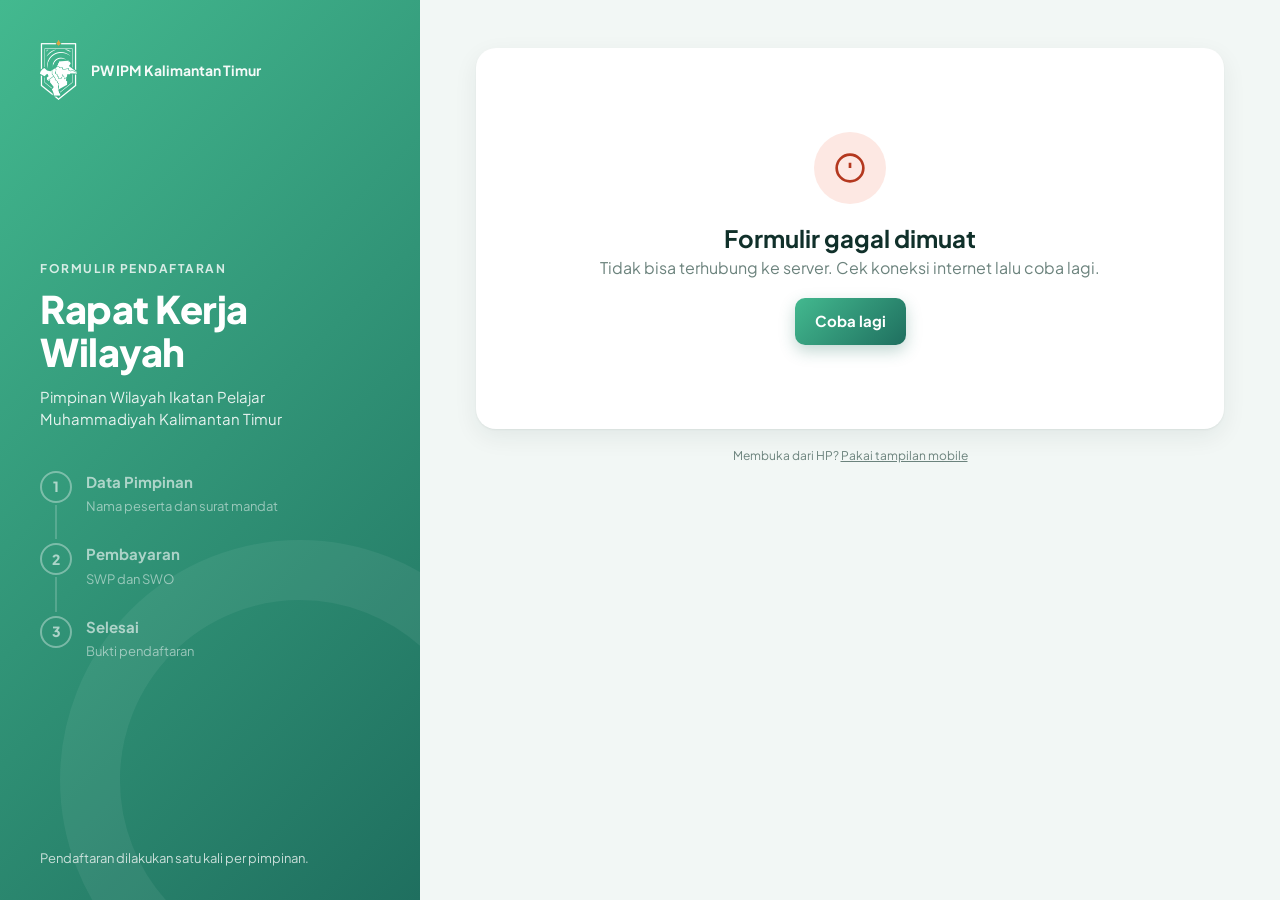
<file: index.html>
<!doctype html>
<html lang="id">
<head>
  <meta charset="utf-8">
  <meta name="viewport" content="width=device-width, initial-scale=1">
  <title>Pendaftaran Rakerwil PW IPM Kaltim</title>
  <meta name="theme-color" content="#1f6f5f">
  <script src="shared/js/device.js" data-page="index.html"></script>
</head>
<body style="font-family:sans-serif;text-align:center;padding:40px;color:#1f6f5f">
  <noscript>Aktifkan JavaScript untuk membuka halaman ini.</noscript>
  <p>Memuat...</p>
  <p><a href="m/index.html">Tampilan HP</a> · <a href="d/index.html">Tampilan Desktop</a></p>
</body>
</html>
</file>
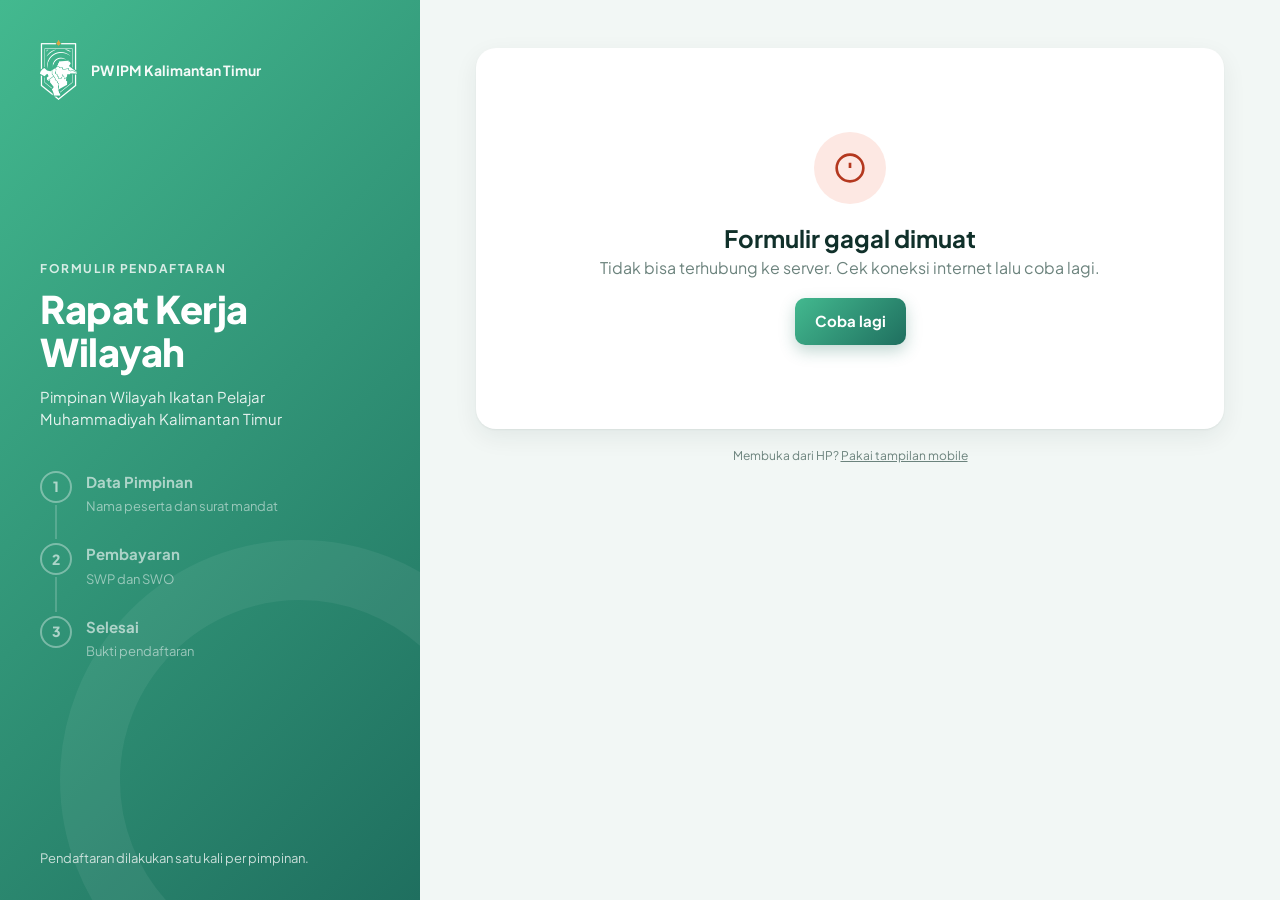
<file: d/index.html>
<!doctype html>
<html lang="id">
<head>
  <meta charset="utf-8">
  <meta name="viewport" content="width=device-width, initial-scale=1">
  <title>Pendaftaran Rakerwil PW IPM Kaltim</title>
  <meta name="theme-color" content="#1f6f5f">
  <link rel="preconnect" href="https://fonts.googleapis.com">
  <link rel="preconnect" href="https://fonts.gstatic.com" crossorigin>
  <link href="https://fonts.googleapis.com/css2?family=Plus+Jakarta+Sans:wght@400;500;600;700;800&display=swap" rel="stylesheet">
  <link rel="stylesheet" href="../shared/css/base.css">
  <link rel="stylesheet" href="css/desktop.css">
</head>
<body data-ui="d">
<div class="d-shell">

  <!-- Panel kiri -->
  <aside class="d-hero">
    <div class="d-hero-top">
      <a href="admin.html" target="_blank" rel="noopener" class="pintu" aria-label="Logo PW IPM Kalimantan Timur"><img class="logo" src="../shared/img/logo-pw.png" alt=""></a>
      <span class="d-hero-org">PW IPM Kalimantan Timur</span>
    </div>

    <div class="d-hero-mid">
      <p class="d-eyebrow">Formulir Pendaftaran</p>
      <h1 data-isi="namaAcara">Rapat Kerja Wilayah</h1>
      <p class="d-hero-sub" data-isi="penyelenggara">Pimpinan Wilayah Ikatan Pelajar Muhammadiyah Kalimantan Timur</p>

      <ol class="d-steps">
        <li data-ind="1"><span class="n">1</span><div><b>Data Pimpinan</b><small>Nama peserta dan surat mandat</small></div></li>
        <li data-ind="2"><span class="n">2</span><div><b>Pembayaran</b><small>SWP dan SWO</small></div></li>
        <li data-ind="3"><span class="n">3</span><div><b>Selesai</b><small>Bukti pendaftaran</small></div></li>
      </ol>
    </div>

    <p class="d-hero-foot">Pendaftaran dilakukan satu kali per pimpinan.</p>
  </aside>

  <!-- Panel kanan -->
  <main class="d-main">
    <div class="d-card">

      <div id="loading" class="layar-tengah">
        <div class="spinner"></div>
        <p class="muted">Memuat formulir...</p>
      </div>

      <div id="error-box" class="layar-tengah" hidden>
        <div class="ikon-besar bad">
          <svg width="32" height="32" viewBox="0 0 24 24" fill="none" stroke="currentColor" stroke-width="2"><circle cx="12" cy="12" r="10"/><path d="M12 8v4M12 16h.01"/></svg>
        </div>
        <h2>Formulir gagal dimuat</h2>
        <p class="muted" id="error-msg"></p>
        <button class="btn btn-primary" id="btn-coba-lagi" style="margin-top:18px">Coba lagi</button>
      </div>

      <div id="form-wrap" hidden>

        <!-- LANGKAH 1 -->
        <section data-step="1">
          <header class="d-sec-head">
            <h2>Data Pimpinan</h2>
            <p class="muted">Isi sesuai surat mandat yang dikeluarkan pimpinanmu.</p>
          </header>

          <label class="field">
            <span class="label">Asal Pimpinan</span>
            <select id="f-pimpinan" class="select"></select>
            <div class="field-err" id="pimpinan-err" hidden></div>
          </label>

          <div class="field">
            <div class="nama-head">
              <span class="label">Nama Peserta</span>
              <span class="nama-count" id="nama-count"></span>
            </div>
            <span class="hint">Tulis nama lengkap. Tekan Enter untuk menambah baris.</span>
            <div id="nama-list"></div>
            <button type="button" class="btn-tambah" id="btn-tambah-nama"><svg width="18" height="18" viewBox="0 0 24 24" fill="none" stroke="currentColor" stroke-width="2.5" stroke-linecap="round" aria-hidden="true"><path d="M12 5v14M5 12h14"/></svg><span>Tambah nama</span></button>
            <div class="field-err" id="nama-err" hidden></div>
          </div>

          <div class="field">
            <span class="label">Surat Mandat</span>
            <label class="file-drop">
              <input type="file" id="f-mandat" accept=".pdf,application/pdf">
              <span class="ikon"><svg width="22" height="22" viewBox="0 0 24 24" fill="none" stroke="currentColor" stroke-width="2"><path d="M14 2H6a2 2 0 0 0-2 2v16a2 2 0 0 0 2 2h12a2 2 0 0 0 2-2V8z"/><path d="M14 2v6h6M12 18v-6M9 15l3-3 3 3"/></svg></span>
              <span class="teks"><b id="mandat-label" data-kosong="Klik untuk memilih file">Klik untuk memilih file</b><small>Hanya PDF. Maksimal <span data-maks-file>5</span> MB.</small></span>
            </label>
            <div class="field-err" id="mandat-err" hidden></div>
          </div>
        </section>

        <!-- LANGKAH 2 -->
        <section data-step="2" hidden>
          <header class="d-sec-head">
            <h2>Pembayaran</h2>
            <p class="muted">SWP dihitung per nama, SWO sekali per pimpinan. Keduanya wajib meskipun yang hadir hanya satu orang.</p>
          </header>

          <div class="info warn" id="nominal-warning" hidden style="margin-bottom:16px">
            <b>Nominal SWP dan SWO belum diisi panitia.</b> Total di bawah masih Rp0.
          </div>

          <div class="d-two">
            <div>
              <span class="label">Rincian</span>
              <div class="rincian">
                <div id="rincian"></div>
                <div class="rincian-total"><span>Total yang harus dibayar</span><span class="angka" data-total>Rp0</span></div>
              </div>
            </div>
            <div class="ringkas">
              <span class="label" id="ringkas-pimpinan"></span>
              <ol id="ringkas-nama"></ol>
            </div>
          </div>

          <div class="field" style="margin-top:24px">
            <span class="label">Cara Pembayaran</span>
            <div class="metode-grid d-metode">
              <label class="metode-opsi">
                <input type="radio" name="metode" value="transfer">
                <span class="radio-dot"></span>
                <span><b>Transfer sekarang</b><small>Transfer ke rekening panitia lalu unggah buktinya.</small></span>
              </label>
              <label class="metode-opsi">
                <input type="radio" name="metode" value="offline">
                <span class="radio-dot"></span>
                <span><b>Bayar di tempat</b><small>Bayar tunai di meja registrasi saat hari pelaksanaan.</small></span>
              </label>
            </div>
            <div class="field-err" id="metode-err" hidden></div>

            <div class="panel" id="panel-transfer" hidden>
              <div class="rekening">
                <div>
                  <small id="rek-bank"></small>
                  <div class="no" id="rek-no"></div>
                  <small>a.n. <span id="rek-nama"></span></small>
                </div>
                <button type="button" class="btn btn-sm" id="btn-salin">Salin nomor</button>
              </div>
              <p style="margin-bottom:12px">Transfer sebesar <b data-total>Rp0</b>, lalu unggah bukti transfernya.</p>
              <label class="file-drop">
                <input type="file" id="f-bukti" accept=".pdf,.jpg,.jpeg,.png,.webp,.heic,.heif,application/pdf,image/jpeg,image/png,image/webp,image/heic,image/heif">
                <span class="ikon"><svg width="22" height="22" viewBox="0 0 24 24" fill="none" stroke="currentColor" stroke-width="2"><rect x="3" y="3" width="18" height="18" rx="2"/><circle cx="8.5" cy="8.5" r="1.5"/><path d="M21 15l-5-5L5 21"/></svg></span>
                <span class="teks"><b id="bukti-label" data-kosong="Unggah bukti transfer">Unggah bukti transfer</b><small>Foto, screenshot, atau PDF. Maksimal <span data-maks-file>5</span> MB.</small></span>
              </label>
              <div class="field-err" id="bukti-err" hidden></div>
            </div>

            <div class="panel" id="panel-offline" hidden>
              <p>Siapkan <b data-total>Rp0</b> dan bayarkan di meja registrasi.</p>
              <p class="muted" id="offline-batas" style="margin-top:4px"></p>
            </div>
          </div>

          <label class="cek">
            <input type="checkbox" id="f-setuju">
            <span>Data yang saya isi sudah sesuai dengan surat mandat dan tidak akan didaftarkan ulang.</span>
          </label>
          <div class="field-err" id="setuju-err" hidden></div>
          <div class="field-err" id="kirim-err" hidden></div>
        </section>

        <!-- LANGKAH 3 -->
        <section data-step="3" hidden>
          <div class="layar-tengah" style="padding-bottom:24px">
            <div class="ikon-besar ok">
              <svg width="34" height="34" viewBox="0 0 24 24" fill="none" stroke="currentColor" stroke-width="2.5"><path d="M20 6L9 17l-5-5"/></svg>
            </div>
            <h2>Pendaftaran berhasil</h2>
            <p class="muted">Simpan atau screenshot halaman ini sebagai bukti.</p>
          </div>

          <div class="d-hasil">
            <div class="d-hasil-id"><small>Kode pendaftaran</small><b id="hasil-id"></b></div>
            <dl>
              <dt>Asal pimpinan</dt><dd id="hasil-pimpinan"></dd>
              <dt>Waktu daftar</dt><dd id="hasil-waktu"></dd>
              <dt>Total bayar</dt><dd id="hasil-total"></dd>
              <dt>Status bayar</dt><dd id="hasil-status"></dd>
              <dt>Peserta</dt><dd><ol id="hasil-nama"></ol></dd>
            </dl>
            <p class="info ok" id="hasil-catatan"></p>
          </div>
          <div style="text-align:center;margin-top:20px">
            <button class="btn btn-outline" id="btn-daftar-lagi">Daftarkan pimpinan lain</button>
          </div>
        </section>

        <div class="d-actions" id="actions">
          <button class="btn btn-ghost" id="btn-kembali" hidden>&larr; Kembali</button>
          <span></span>
          <button class="btn btn-primary" id="btn-lanjut">Lanjut ke pembayaran &rarr;</button>
          <button class="btn btn-primary" id="btn-kirim" hidden>Kirim pendaftaran</button>
        </div>
      </div>
    </div>

    <p class="ganti-tampilan d-foot">Membuka dari HP? <a href="#" data-ganti-tampilan="m">Pakai tampilan mobile</a></p>
  </main>
</div>

<script src="../shared/js/config.js"></script>
<script src="../shared/js/util.js"></script>
<script src="../shared/js/mock.js"></script>
<script src="../shared/js/api.js"></script>
<script src="../shared/js/daftar.js"></script>
</body>
</html>
</file>
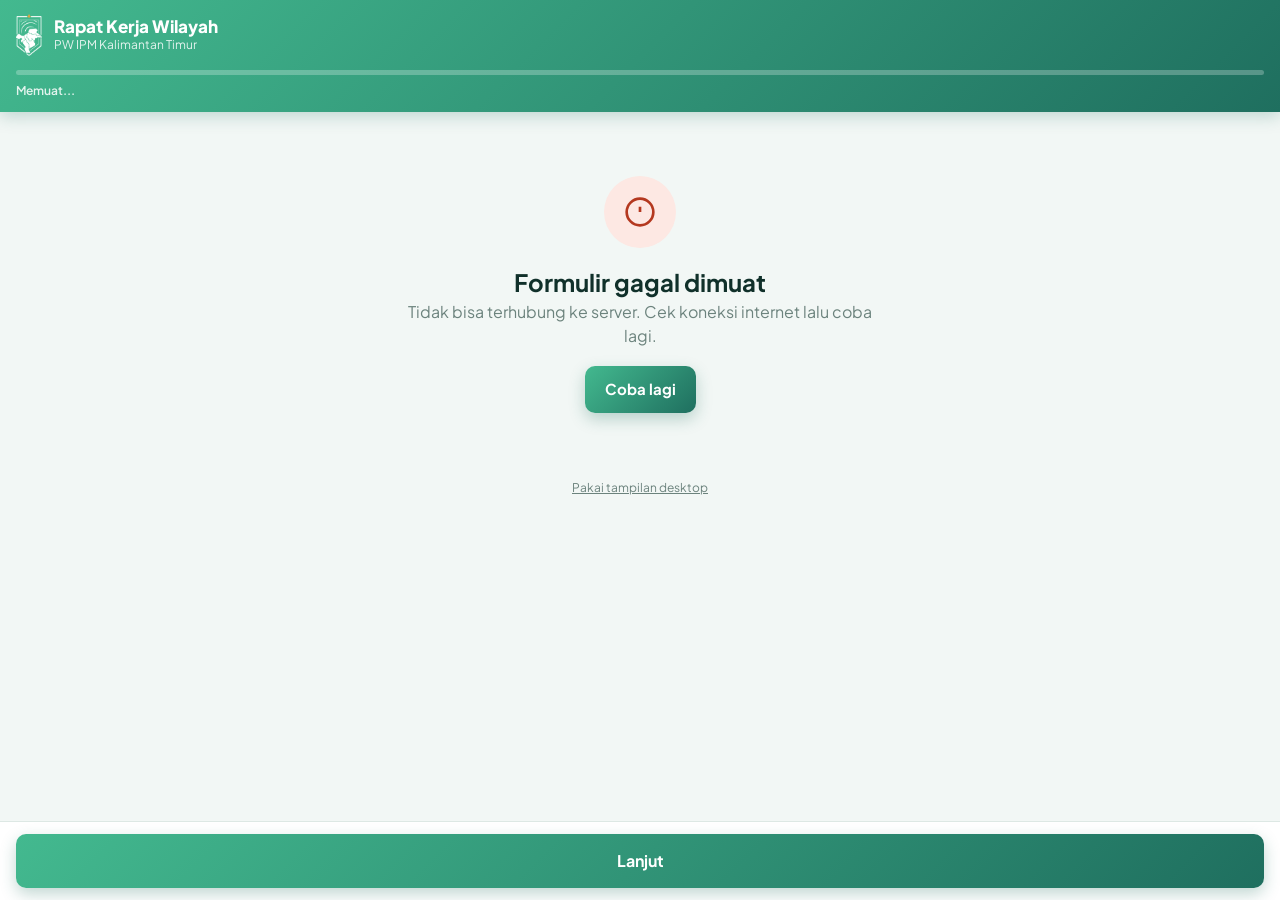
<file: m/index.html>
<!doctype html>
<html lang="id">
<head>
  <meta charset="utf-8">
  <meta name="viewport" content="width=device-width, initial-scale=1, viewport-fit=cover">
  <title>Pendaftaran Rakerwil PW IPM Kaltim</title>
  <meta name="theme-color" content="#1f6f5f">
  <link rel="preconnect" href="https://fonts.googleapis.com">
  <link rel="preconnect" href="https://fonts.gstatic.com" crossorigin>
  <link href="https://fonts.googleapis.com/css2?family=Plus+Jakarta+Sans:wght@400;500;600;700;800&display=swap" rel="stylesheet">
  <link rel="stylesheet" href="../shared/css/base.css">
  <link rel="stylesheet" href="css/mobile.css">
</head>
<body data-ui="m" class="m-punya-aksi">

<header class="m-head">
  <div class="m-head-top">
    <a href="admin.html" target="_blank" rel="noopener" class="pintu" aria-label="Logo PW IPM Kalimantan Timur"><img class="logo" src="../shared/img/logo-pw.png" alt=""></a>
    <div>
      <h1 data-isi="namaAcara">Rapat Kerja Wilayah</h1>
      <p>PW IPM Kalimantan Timur</p>
    </div>
  </div>
  <div class="m-progress"><div class="m-progress-bar" id="progress-bar"></div></div>
  <p class="m-step-label" id="step-label">Memuat...</p>
</header>

<main class="m-body">

  <div id="loading" class="layar-tengah">
    <div class="spinner"></div>
    <p class="muted">Memuat formulir...</p>
  </div>

  <div id="error-box" class="layar-tengah" hidden>
    <div class="ikon-besar bad"><svg width="32" height="32" viewBox="0 0 24 24" fill="none" stroke="currentColor" stroke-width="2"><circle cx="12" cy="12" r="10"/><path d="M12 8v4M12 16h.01"/></svg></div>
    <h2>Formulir gagal dimuat</h2>
    <p class="muted" id="error-msg"></p>
    <button class="btn btn-primary" id="btn-coba-lagi" style="margin-top:18px">Coba lagi</button>
  </div>

  <div id="form-wrap" hidden>

    <!-- LANGKAH 1 -->
    <section data-step="1">
      <div class="m-intro">
        <h2>Data Pimpinan</h2>
        <p>Satu pimpinan cukup mendaftar sekali. Isi sesuai surat mandat.</p>
      </div>

      <div class="m-card">
        <label class="field">
          <span class="label">Asal Pimpinan</span>
          <select id="f-pimpinan" class="select"></select>
          <div class="field-err" id="pimpinan-err" hidden></div>
        </label>
      </div>

      <div class="m-card">
        <div class="nama-head">
          <span class="label">Nama Peserta</span>
          <span class="nama-count" id="nama-count"></span>
        </div>
        <span class="hint">Tulis nama lengkap.</span>
        <div id="nama-list"></div>
        <button type="button" class="btn-tambah" id="btn-tambah-nama"><svg width="18" height="18" viewBox="0 0 24 24" fill="none" stroke="currentColor" stroke-width="2.5" stroke-linecap="round" aria-hidden="true"><path d="M12 5v14M5 12h14"/></svg><span>Tambah nama</span></button>
        <div class="field-err" id="nama-err" hidden></div>
      </div>

      <div class="m-card">
        <span class="label">Surat Mandat</span>
        <label class="file-drop">
          <input type="file" id="f-mandat" accept=".pdf,application/pdf">
          <span class="ikon"><svg width="22" height="22" viewBox="0 0 24 24" fill="none" stroke="currentColor" stroke-width="2"><path d="M14 2H6a2 2 0 0 0-2 2v16a2 2 0 0 0 2 2h12a2 2 0 0 0 2-2V8z"/><path d="M14 2v6h6M12 18v-6M9 15l3-3 3 3"/></svg></span>
          <span class="teks"><b id="mandat-label" data-kosong="Ketuk untuk pilih file">Ketuk untuk pilih file</b><small>Hanya PDF, maks. <span data-maks-file>5</span> MB</small></span>
        </label>
        <div class="field-err" id="mandat-err" hidden></div>
      </div>
    </section>

    <!-- LANGKAH 2 -->
    <section data-step="2" hidden>
      <div class="m-intro">
        <h2>Pembayaran</h2>
        <p>SWP per nama, SWO sekali per pimpinan. Tetap wajib meski yang hadir satu orang.</p>
      </div>

      <div class="info warn" id="nominal-warning" hidden style="margin-bottom:12px">
        <b>Nominal SWP dan SWO belum diisi panitia.</b>
      </div>

      <div class="m-total-card">
        <small>Total yang harus dibayar</small>
        <b data-total>Rp0</b>
        <span id="ringkas-pimpinan"></span>
      </div>

      <div class="m-card m-card-flush">
        <div id="rincian"></div>
        <details class="m-ringkas">
          <summary>Lihat daftar nama</summary>
          <ol id="ringkas-nama"></ol>
        </details>
      </div>

      <div class="m-card">
        <span class="label">Cara Pembayaran</span>
        <div class="metode-grid">
          <label class="metode-opsi">
            <input type="radio" name="metode" value="transfer">
            <span class="radio-dot"></span>
            <span><b>Transfer sekarang</b><small>Transfer lalu unggah bukti.</small></span>
          </label>
          <label class="metode-opsi">
            <input type="radio" name="metode" value="offline">
            <span class="radio-dot"></span>
            <span><b>Bayar di tempat</b><small>Tunai di meja registrasi.</small></span>
          </label>
        </div>
        <div class="field-err" id="metode-err" hidden></div>

        <div id="panel-transfer" class="m-panel" hidden>
          <div class="rekening">
            <div>
              <small id="rek-bank"></small>
              <div class="no" id="rek-no"></div>
              <small>a.n. <span id="rek-nama"></span></small>
            </div>
            <button type="button" class="btn btn-sm" id="btn-salin">Salin</button>
          </div>
          <p style="margin-bottom:10px;font-size:14px">Transfer <b data-total>Rp0</b>, lalu unggah buktinya.</p>
          <label class="file-drop">
            <input type="file" id="f-bukti" accept=".pdf,.jpg,.jpeg,.png,.webp,.heic,.heif,application/pdf,image/jpeg,image/png,image/webp,image/heic,image/heif">
            <span class="ikon"><svg width="22" height="22" viewBox="0 0 24 24" fill="none" stroke="currentColor" stroke-width="2"><rect x="3" y="3" width="18" height="18" rx="2"/><circle cx="8.5" cy="8.5" r="1.5"/><path d="M21 15l-5-5L5 21"/></svg></span>
            <span class="teks"><b id="bukti-label" data-kosong="Unggah bukti transfer">Unggah bukti transfer</b><small>Foto/screenshot/PDF, maks. <span data-maks-file>5</span> MB</small></span>
          </label>
          <div class="field-err" id="bukti-err" hidden></div>
        </div>

        <div id="panel-offline" class="m-panel" hidden>
          <p style="font-size:14px">Siapkan <b data-total>Rp0</b> untuk dibayar di meja registrasi.</p>
          <p class="muted" id="offline-batas" style="font-size:13px;margin-top:4px"></p>
        </div>
      </div>

      <div class="m-card">
        <label class="cek">
          <input type="checkbox" id="f-setuju">
          <span>Data sudah sesuai surat mandat dan tidak akan didaftarkan ulang.</span>
        </label>
        <div class="field-err" id="setuju-err" hidden></div>
        <div class="field-err" id="kirim-err" hidden></div>
      </div>
    </section>

    <!-- LANGKAH 3 -->
    <section data-step="3" hidden>
      <div class="layar-tengah" style="padding:28px 8px 20px">
        <div class="ikon-besar ok"><svg width="34" height="34" viewBox="0 0 24 24" fill="none" stroke="currentColor" stroke-width="2.5"><path d="M20 6L9 17l-5-5"/></svg></div>
        <h2>Pendaftaran berhasil</h2>
        <p class="muted" style="font-size:14px">Screenshot halaman ini sebagai bukti.</p>
      </div>

      <div class="m-tiket">
        <div class="m-tiket-atas">
          <small>Kode pendaftaran</small>
          <b id="hasil-id"></b>
        </div>
        <div class="m-tiket-isi">
          <div><small>Asal pimpinan</small><p id="hasil-pimpinan"></p></div>
          <div class="m-tiket-2">
            <div><small>Total bayar</small><p id="hasil-total"></p></div>
            <div><small>Status</small><p id="hasil-status"></p></div>
          </div>
          <div><small>Waktu daftar</small><p id="hasil-waktu"></p></div>
          <div><small>Peserta</small><ol id="hasil-nama"></ol></div>
        </div>
      </div>
      <p class="info ok" id="hasil-catatan" style="margin-top:12px"></p>
      <button class="btn btn-outline" id="btn-daftar-lagi" style="width:100%;margin-top:16px">Daftarkan pimpinan lain</button>
    </section>
  </div>

  <p class="ganti-tampilan m-foot"><a href="#" data-ganti-tampilan="d">Pakai tampilan desktop</a></p>
</main>

<footer class="m-actions" id="actions">
  <button class="btn btn-outline" id="btn-kembali" hidden>Kembali</button>
  <button class="btn btn-primary" id="btn-lanjut">Lanjut</button>
  <button class="btn btn-primary" id="btn-kirim" hidden>Kirim</button>
</footer>

<script src="../shared/js/config.js"></script>
<script src="../shared/js/util.js"></script>
<script src="../shared/js/mock.js"></script>
<script src="../shared/js/api.js"></script>
<script src="../shared/js/daftar.js"></script>
</body>
</html>
</file>
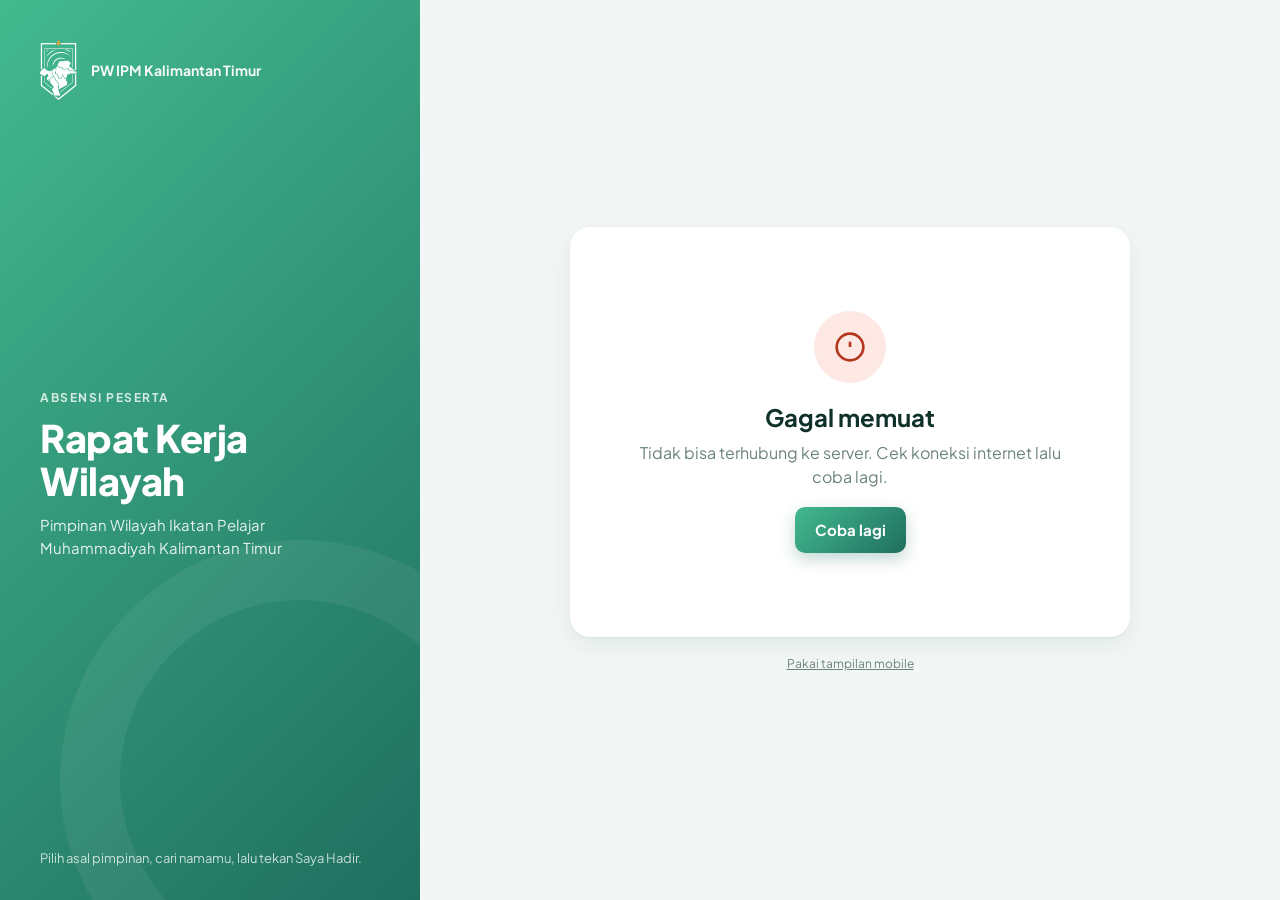
<file: absen.html>
<!doctype html>
<html lang="id">
<head>
  <meta charset="utf-8">
  <meta name="viewport" content="width=device-width, initial-scale=1">
  <title>Absensi Rakerwil PW IPM Kaltim</title>
  <meta name="theme-color" content="#1f6f5f">
  <script src="shared/js/device.js" data-page="absen.html"></script>
</head>
<body style="font-family:sans-serif;text-align:center;padding:40px;color:#1f6f5f">
  <noscript>Aktifkan JavaScript untuk membuka halaman ini.</noscript>
  <p>Memuat...</p>
  <p><a href="m/absen.html">Tampilan HP</a> · <a href="d/absen.html">Tampilan Desktop</a></p>
</body>
</html>
</file>
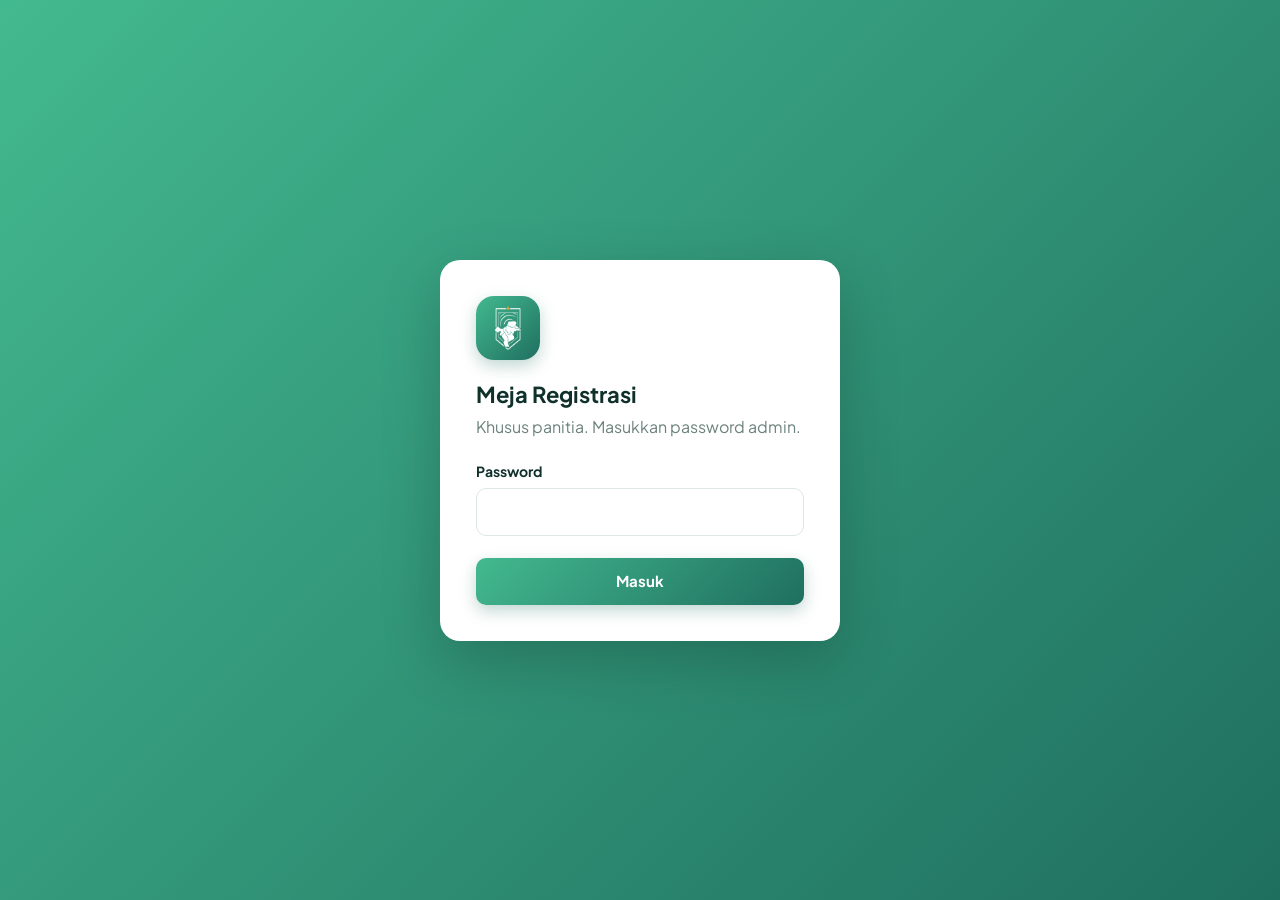
<file: admin.html>
<!doctype html>
<html lang="id">
<head>
  <meta charset="utf-8">
  <meta name="viewport" content="width=device-width, initial-scale=1">
  <title>Meja Registrasi Rakerwil PW IPM Kaltim</title>
  <meta name="theme-color" content="#1f6f5f">
  <script src="shared/js/device.js" data-page="admin.html"></script>
</head>
<body style="font-family:sans-serif;text-align:center;padding:40px;color:#1f6f5f">
  <noscript>Aktifkan JavaScript untuk membuka halaman ini.</noscript>
  <p>Memuat...</p>
  <p><a href="m/admin.html">Tampilan HP</a> · <a href="d/admin.html">Tampilan Desktop</a></p>
</body>
</html>
</file>
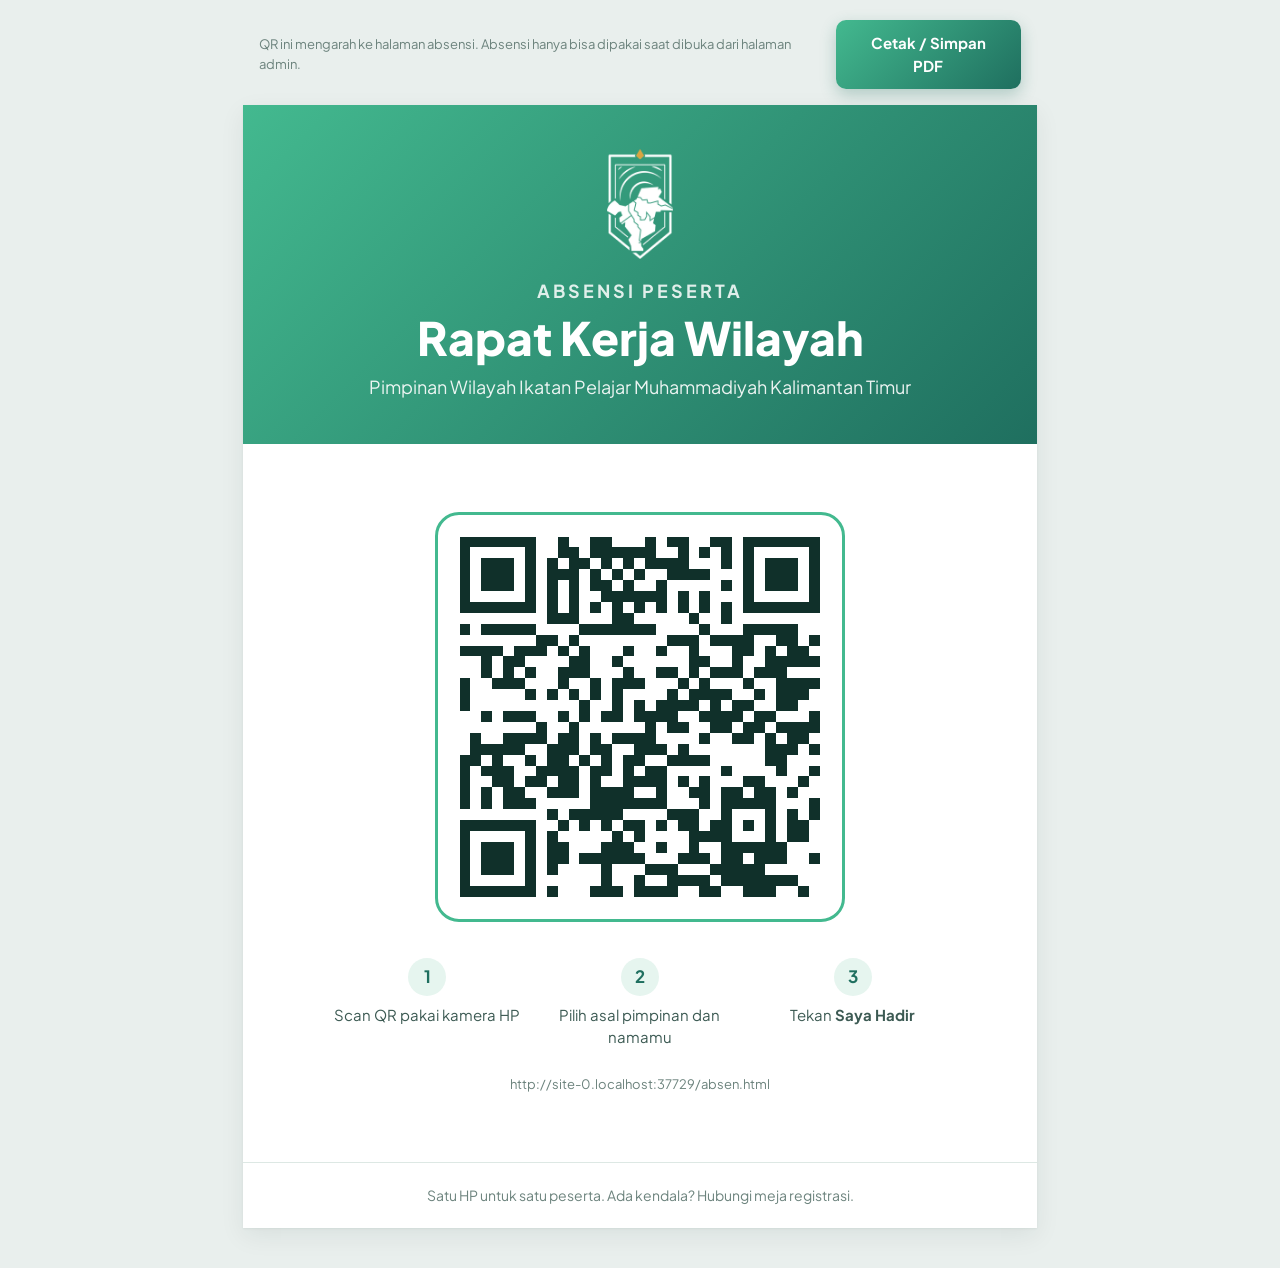
<file: cetak-qr.html>
<!doctype html>
<html lang="id">
<head>
  <meta charset="utf-8">
  <meta name="viewport" content="width=device-width, initial-scale=1">
  <title>Cetak QR Absensi</title>
  <meta name="robots" content="noindex">
  <link href="https://fonts.googleapis.com/css2?family=Plus+Jakarta+Sans:wght@500;700;800&display=swap" rel="stylesheet">
  <link rel="stylesheet" href="shared/css/base.css">
  <style>
    body { background: #e9efed; }
    .alat { max-width: 794px; margin: 20px auto 0; display: flex; justify-content: space-between; align-items: center; gap: 12px; padding: 0 16px; }
    .alat p { font-size: 13px; color: var(--muted); }
    .kertas {
      width: 794px; min-height: 1123px; /* A4 */
      margin: 16px auto 40px;
      background: #fff;
      display: flex; flex-direction: column;
      box-shadow: var(--shadow);
    }
    .atas { background: var(--grad); color: #fff; text-align: center; padding: 44px 40px 44px; }
    .atas small { font-size: 18px; font-weight: 700; letter-spacing: 3px; text-transform: uppercase; opacity: .85; }
    .atas h1 { font-size: 46px; font-weight: 800; line-height: 1.1; margin-top: 8px; }
    .atas p { font-size: 18px; opacity: .9; margin-top: 10px; }
    .tengah { flex: 1; display: flex; flex-direction: column; align-items: center; justify-content: center; padding: 40px; }
    #qr { padding: 22px; border: 3px solid var(--g1); border-radius: 24px; }
    #qr img, #qr canvas { display: block; }
    .langkah { margin-top: 36px; display: grid; grid-template-columns: repeat(3, 1fr); gap: 18px; width: 100%; max-width: 620px; text-align: center; }
    .langkah div { font-size: 15px; color: var(--ink-2); }
    .langkah b { display: grid; place-items: center; width: 38px; height: 38px; margin: 0 auto 8px; border-radius: 50%; background: var(--g-soft); color: var(--g2); font-size: 17px; }
    .url { margin-top: 26px; font-size: 13px; color: var(--muted); word-break: break-all; text-align: center; }
    .bawah { text-align: center; padding: 22px; font-size: 14px; color: var(--muted); border-top: 1px solid var(--line); }
    @media print {
      @page { size: A4; margin: 0; }
      body { background: #fff; }
      .alat { display: none; }
      .kertas { margin: 0; box-shadow: none; width: 100%; min-height: 100vh; }
      .atas { -webkit-print-color-adjust: exact; print-color-adjust: exact; }
      .langkah b { -webkit-print-color-adjust: exact; print-color-adjust: exact; }
    }
  </style>
</head>
<body>
  <div class="alat">
    <p>QR ini mengarah ke halaman absensi. Absensi hanya bisa dipakai saat dibuka dari halaman admin.</p>
    <button class="btn btn-primary" onclick="window.print()">Cetak / Simpan PDF</button>
  </div>

  <div class="kertas">
    <div class="atas">
      <img src="shared/img/logo-pw.png" alt="Logo PW IPM Kalimantan Timur" style="height:110px;margin:0 auto 18px;display:block">
      <small>Absensi Peserta</small>
      <h1>Rapat Kerja Wilayah</h1>
      <p>Pimpinan Wilayah Ikatan Pelajar Muhammadiyah Kalimantan Timur</p>
    </div>
    <div class="tengah">
      <div id="qr"></div>
      <div class="langkah">
        <div><b>1</b>Scan QR pakai kamera HP</div>
        <div><b>2</b>Pilih asal pimpinan dan namamu</div>
        <div><b>3</b>Tekan <strong>Saya Hadir</strong></div>
      </div>
      <p class="url" id="url"></p>
    </div>
    <div class="bawah">Satu HP untuk satu peserta. Ada kendala? Hubungi meja registrasi.</div>
  </div>

  <script src="shared/js/lib/qrcode.min.js"></script>
  <script>
    var url = new URL('absen.html', location.href).href;
    document.getElementById('url').textContent = url;
    if (window.QRCode) {
      new QRCode(document.getElementById('qr'), {
        text: url, width: 360, height: 360,
        colorDark: '#10302a', colorLight: '#ffffff',
        correctLevel: QRCode.CorrectLevel.M
      });
    } else {
      document.getElementById('qr').textContent = 'Gagal memuat pembuat QR. Cek koneksi internet.';
    }
  </script>
</body>
</html>
</file>
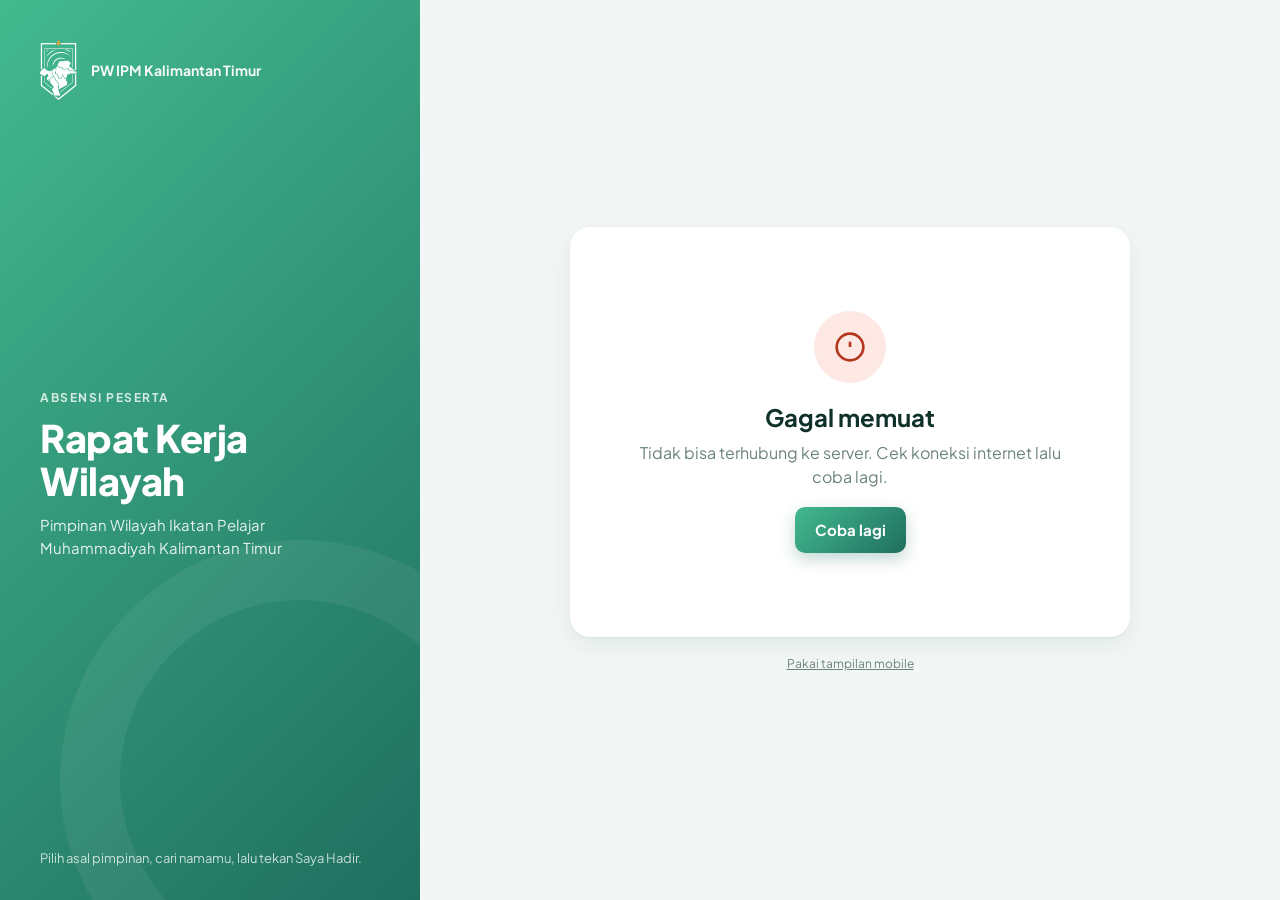
<file: d/absen.html>
<!doctype html>
<html lang="id">
<head>
  <meta charset="utf-8">
  <meta name="viewport" content="width=device-width, initial-scale=1">
  <title>Absensi Rakerwil PW IPM Kaltim</title>
  <meta name="theme-color" content="#1f6f5f">
  <link rel="preconnect" href="https://fonts.googleapis.com">
  <link rel="preconnect" href="https://fonts.gstatic.com" crossorigin>
  <link href="https://fonts.googleapis.com/css2?family=Plus+Jakarta+Sans:wght@400;500;600;700;800&display=swap" rel="stylesheet">
  <link rel="stylesheet" href="../shared/css/base.css">
  <link rel="stylesheet" href="css/desktop.css">
</head>
<body data-ui="d" class="d-absen">
<div class="d-shell">
  <aside class="d-hero">
    <div class="d-hero-top">
      <img class="logo" src="../shared/img/logo-pw.png" alt="Logo PW IPM Kalimantan Timur">
      <span class="d-hero-org">PW IPM Kalimantan Timur</span>
    </div>
    <div class="d-hero-mid">
      <p class="d-eyebrow">Absensi Peserta</p>
      <h1 data-isi="namaAcara">Rapat Kerja Wilayah</h1>
      <p class="d-hero-sub" data-isi="penyelenggara">Pimpinan Wilayah Ikatan Pelajar Muhammadiyah Kalimantan Timur</p>
    </div>
    <p class="d-hero-foot">Pilih asal pimpinan, cari namamu, lalu tekan Saya Hadir.</p>
  </aside>

  <main class="d-main">
    <div class="d-card d-absen-card">

      <div id="loading" class="layar-tengah">
        <div class="spinner"></div>
        <p class="muted">Memuat...</p>
      </div>

      <div id="error-box" class="layar-tengah" hidden>
        <div class="ikon-besar bad"><svg width="32" height="32" viewBox="0 0 24 24" fill="none" stroke="currentColor" stroke-width="2"><circle cx="12" cy="12" r="10"/><path d="M12 8v4M12 16h.01"/></svg></div>
        <h2>Gagal memuat</h2>
        <p class="muted" id="error-msg"></p>
        <button class="btn btn-primary" id="btn-coba-lagi" style="margin-top:18px">Coba lagi</button>
      </div>

      <div id="v-tutup" class="layar-tengah" hidden>
        <div class="ikon-besar tutup"><svg width="32" height="32" viewBox="0 0 24 24" fill="none" stroke="currentColor" stroke-width="2"><rect x="4" y="11" width="16" height="10" rx="2"/><path d="M8 11V7a4 4 0 0 1 8 0v4"/></svg></div>
        <h2>Absensi sedang ditutup</h2>
        <p class="muted">Absensi dibuka panitia saat registrasi dimulai. Tunggu aba-aba dari panitia.</p>
        <button class="btn btn-outline" id="btn-cek-lagi" style="margin-top:18px">Cek lagi</button>
      </div>

      <div id="v-sudah" class="layar-tengah" hidden>
        <div class="ikon-besar ok"><svg width="34" height="34" viewBox="0 0 24 24" fill="none" stroke="currentColor" stroke-width="2.5"><path d="M20 6L9 17l-5-5"/></svg></div>
        <h2>Perangkat ini sudah dipakai absen</h2>
        <p style="margin-top:10px"><b id="sudah-nama"></b><br><span class="muted" id="sudah-pimpinan"></span><br><span class="muted" id="sudah-waktu"></span></p>
        <p class="muted" style="margin-top:14px">Kalau mau absen untuk orang lain, silakan ke meja registrasi.</p>
      </div>

      <div id="v-form" hidden>
        <header class="d-sec-head">
          <h2>Absensi Kehadiran</h2>
          <p class="muted">Satu perangkat hanya untuk satu peserta.</p>
        </header>
        <label class="field">
          <span class="label">Asal Pimpinan</span>
          <select id="a-pimpinan" class="select"></select>
        </label>
        <div class="field" id="a-nama-wrap" hidden>
          <span class="label">Pilih namamu</span>
          <div class="peserta-list" id="a-nama-list"></div>
        </div>
        <div class="field-err" id="absen-err" hidden style="margin-bottom:14px"></div>
        <button class="btn btn-primary" id="btn-hadir" disabled style="width:100%">Saya Hadir</button>
      </div>

      <div id="v-hasil" hidden>
        <div class="layar-tengah" style="padding-bottom:20px">
          <div class="ikon-besar ok"><svg width="34" height="34" viewBox="0 0 24 24" fill="none" stroke="currentColor" stroke-width="2.5"><path d="M20 6L9 17l-5-5"/></svg></div>
          <h2>Kehadiran tercatat</h2>
          <p style="margin-top:10px"><b id="hasil-nama" style="font-size:18px"></b><br><span class="muted" id="hasil-pimpinan"></span><br><span class="muted" id="hasil-waktu"></span></p>
        </div>
        <div id="hasil-bayar"></div>
      </div>
    </div>
    <p class="ganti-tampilan d-foot"><a href="#" data-ganti-tampilan="m">Pakai tampilan mobile</a></p>
  </main>
</div>

<script src="../shared/js/config.js"></script>
<script src="../shared/js/util.js"></script>
<script src="../shared/js/mock.js"></script>
<script src="../shared/js/api.js"></script>
<script src="../shared/js/absen.js"></script>
</body>
</html>
</file>
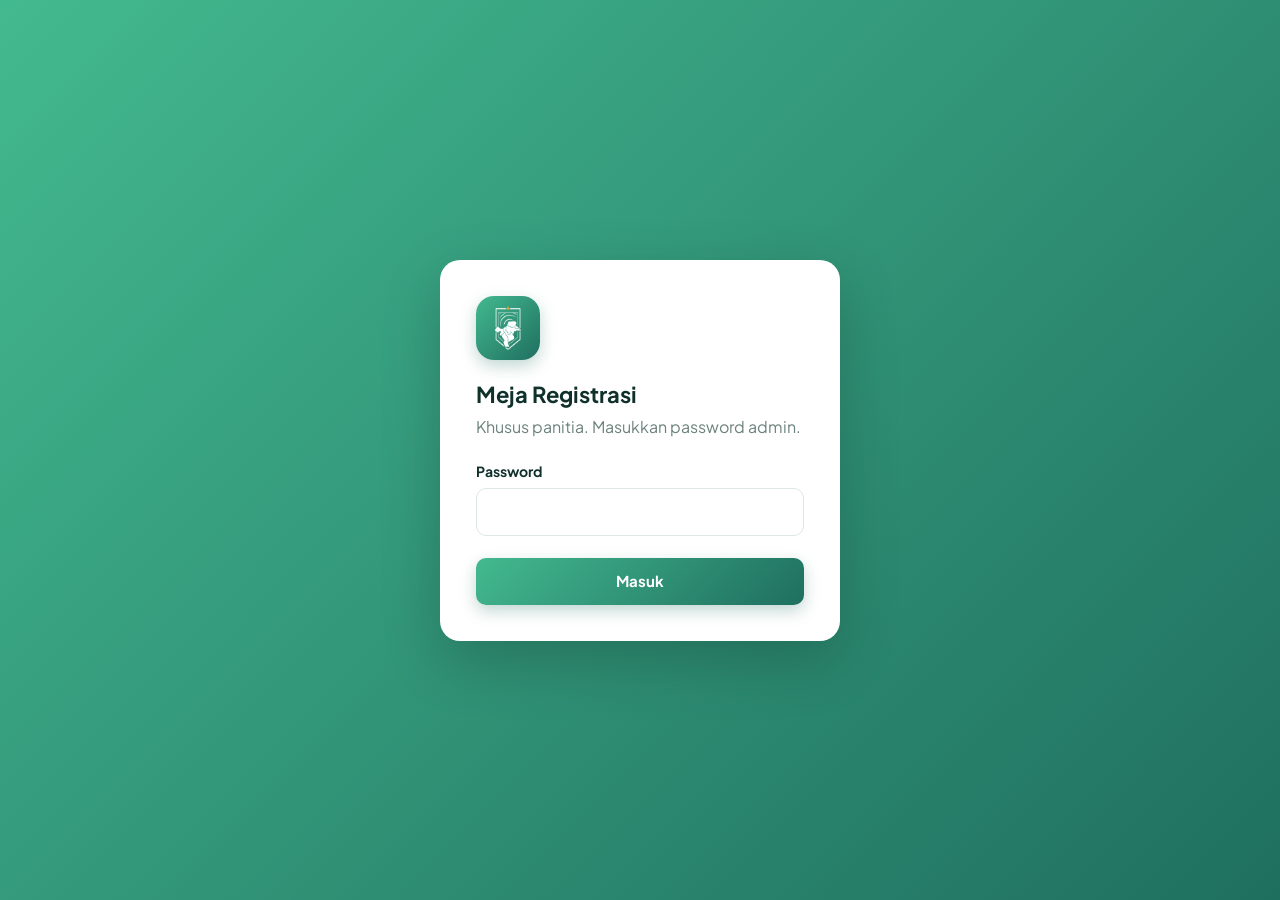
<file: d/admin.html>
<!doctype html>
<html lang="id">
<head>
  <meta charset="utf-8">
  <meta name="viewport" content="width=device-width, initial-scale=1">
  <title>Meja Registrasi Rakerwil PW IPM Kaltim</title>
  <meta name="theme-color" content="#1f6f5f">
  <meta name="robots" content="noindex">
  <link rel="preconnect" href="https://fonts.googleapis.com">
  <link rel="preconnect" href="https://fonts.gstatic.com" crossorigin>
  <link href="https://fonts.googleapis.com/css2?family=Plus+Jakarta+Sans:wght@400;500;600;700;800&display=swap" rel="stylesheet">
  <link rel="stylesheet" href="../shared/css/base.css">
  <link rel="stylesheet" href="css/desktop.css">
</head>
<body data-ui="d">

<!-- Login -->
<div id="login-view" class="d-login-wrap" hidden>
  <div class="d-login">
    <span class="logo-badge"><img src="../shared/img/logo-pw.png" alt="Logo PW IPM Kalimantan Timur"></span>
    <h1>Meja Registrasi</h1>
    <p class="muted" style="margin-bottom:22px">Khusus panitia. Masukkan password admin.</p>
    <label class="field">
      <span class="label">Password</span>
      <input type="password" id="f-password" class="input" autocomplete="current-password">
    </label>
    <div class="field-err" id="login-err" hidden style="margin:-10px 0 14px"></div>
    <button class="btn btn-primary" id="btn-login" style="width:100%">Masuk</button>
  </div>
</div>

<!-- Dashboard -->
<div id="dash-view" class="d-admin" hidden>
  <aside class="d-side">
    <div>
      <img class="logo" style="margin-bottom:14px" src="../shared/img/logo-pw.png" alt="Logo PW IPM Kalimantan Timur">
      <h1>Meja Registrasi</h1>
      <small>Rakerwil PW IPM Kaltim</small>
    </div>

    <div class="d-absen-box">
      <div class="row">
        <span class="absen-status" id="absen-status">Absensi</span>
        <label class="switch"><input type="checkbox" id="toggle-absen"><span></span></label>
      </div>
      <p>Saat ditutup, scan QR tidak bisa dipakai. Absen manual dari halaman ini tetap bisa.</p>
    </div>

    <div class="d-stats">
      <div class="d-stat"><small>Pimpinan terdaftar</small><b id="stat-pimpinan">0</b></div>
      <div class="d-stat"><small>Total peserta</small><b id="stat-peserta">0</b></div>
      <div class="d-stat"><small>Sudah hadir</small><b id="stat-hadir">0</b></div>
      <div class="d-stat"><small>Pimpinan lunas</small><b id="stat-lunas">0</b></div>
      <div class="d-stat"><small>Bukti transfer perlu dicek</small><b id="stat-cek">0</b></div>
    </div>

    <div class="bawah">
      <button class="btn btn-side btn-sm" id="btn-qr">QR absensi</button>
      <button class="btn btn-side btn-sm" id="btn-logout">Keluar</button>
    </div>
  </aside>

  <main class="d-content">
    <div class="d-toolbar">
      <input type="search" id="q" class="input" placeholder="Cari nama peserta, asal pimpinan, atau kode RKW...">
      <select id="filter" class="select">
        <option value="semua">Semua</option>
        <option value="belum-hadir">Peserta belum hadir</option>
        <option value="hadir">Peserta sudah hadir</option>
        <option value="belum-lunas">Pimpinan belum lunas</option>
        <option value="cek">Bukti perlu dicek</option>
      </select>
      <button class="btn btn-outline" id="btn-refresh" title="Muat ulang data">
        <svg width="18" height="18" viewBox="0 0 24 24" fill="none" stroke="currentColor" stroke-width="2"><path d="M21 12a9 9 0 1 1-3-6.7L21 8"/><path d="M21 3v5h-5"/></svg>
      </button>
    </div>
    <p class="d-update" id="last-update"></p>
    <div class="d-list" id="list"></div>
    <p class="ganti-tampilan" style="margin-top:24px"><a href="#" data-ganti-tampilan="m">Pakai tampilan mobile</a></p>
  </main>
</div>

<script src="../shared/js/lib/qrcode.min.js"></script>
<script src="../shared/js/config.js"></script>
<script src="../shared/js/util.js"></script>
<script src="../shared/js/mock.js"></script>
<script src="../shared/js/api.js"></script>
<script src="../shared/js/admin.js"></script>
</body>
</html>
</file>
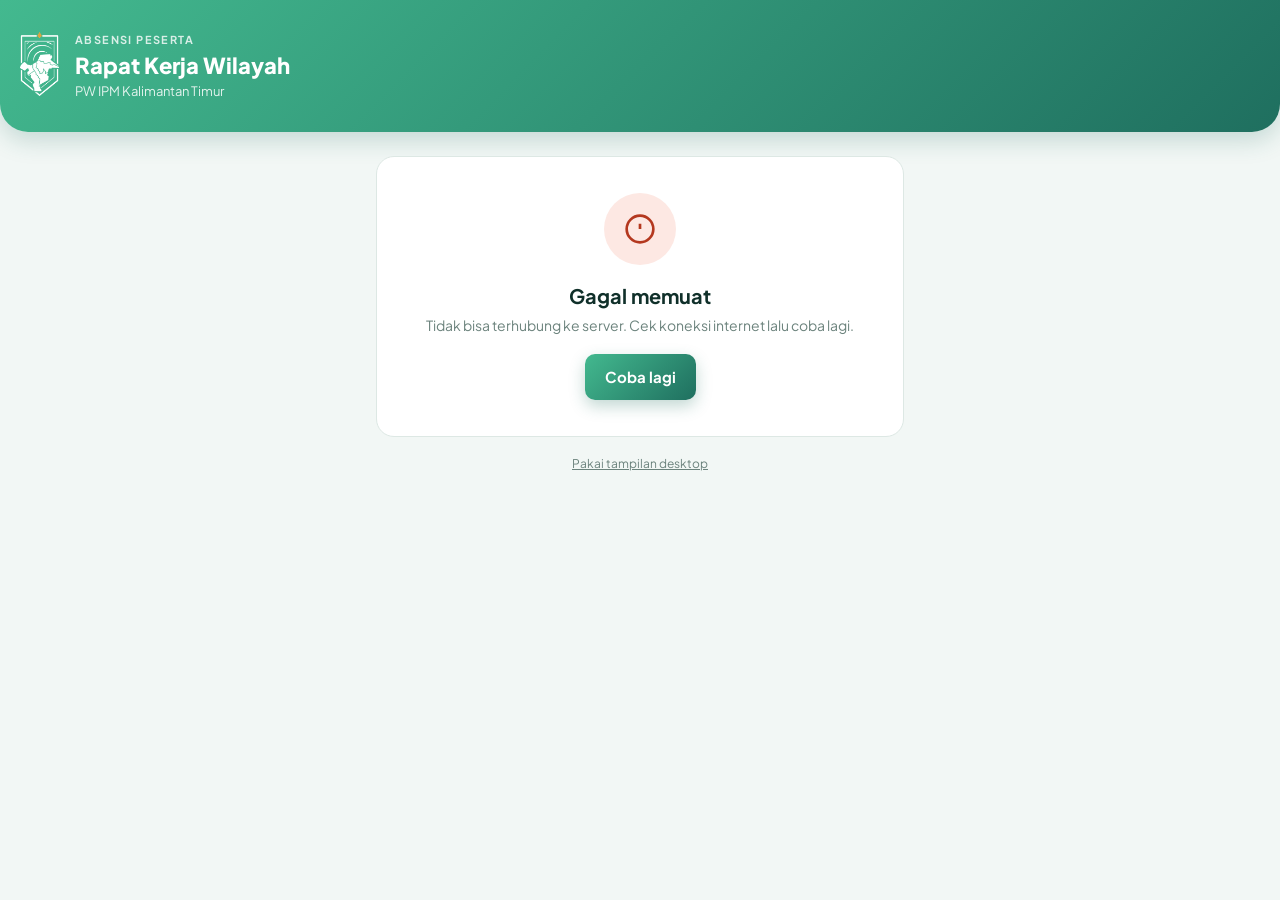
<file: m/absen.html>
<!doctype html>
<html lang="id">
<head>
  <meta charset="utf-8">
  <meta name="viewport" content="width=device-width, initial-scale=1, viewport-fit=cover">
  <title>Absensi Rakerwil PW IPM Kaltim</title>
  <meta name="theme-color" content="#1f6f5f">
  <link rel="preconnect" href="https://fonts.googleapis.com">
  <link rel="preconnect" href="https://fonts.gstatic.com" crossorigin>
  <link href="https://fonts.googleapis.com/css2?family=Plus+Jakarta+Sans:wght@400;500;600;700;800&display=swap" rel="stylesheet">
  <link rel="stylesheet" href="../shared/css/base.css">
  <link rel="stylesheet" href="css/mobile.css">
</head>
<body data-ui="m">

<header class="m-absen-hero">
  <img class="logo" src="../shared/img/logo-pw.png" alt="Logo PW IPM Kalimantan Timur">
  <div>
    <small>Absensi Peserta</small>
    <h1 data-isi="namaAcara">Rapat Kerja Wilayah</h1>
    <p>PW IPM Kalimantan Timur</p>
  </div>
</header>

<main class="m-absen-body">

  <div id="loading" class="layar-tengah">
    <div class="spinner"></div>
    <p class="muted">Memuat...</p>
  </div>

  <div id="error-box" class="layar-tengah" hidden>
    <div class="ikon-besar bad"><svg width="32" height="32" viewBox="0 0 24 24" fill="none" stroke="currentColor" stroke-width="2"><circle cx="12" cy="12" r="10"/><path d="M12 8v4M12 16h.01"/></svg></div>
    <h2>Gagal memuat</h2>
    <p class="muted" id="error-msg" style="font-size:14px"></p>
    <button class="btn btn-primary" id="btn-coba-lagi" style="margin-top:18px">Coba lagi</button>
  </div>

  <div id="v-tutup" class="layar-tengah" hidden>
    <div class="ikon-besar tutup"><svg width="32" height="32" viewBox="0 0 24 24" fill="none" stroke="currentColor" stroke-width="2"><rect x="4" y="11" width="16" height="10" rx="2"/><path d="M8 11V7a4 4 0 0 1 8 0v4"/></svg></div>
    <h2>Absensi sedang ditutup</h2>
    <p class="muted" style="font-size:14px">Absensi dibuka panitia saat registrasi dimulai.</p>
    <button class="btn btn-outline" id="btn-cek-lagi" style="margin-top:18px">Cek lagi</button>
  </div>

  <div id="v-sudah" class="layar-tengah" hidden>
    <div class="ikon-besar ok"><svg width="34" height="34" viewBox="0 0 24 24" fill="none" stroke="currentColor" stroke-width="2.5"><path d="M20 6L9 17l-5-5"/></svg></div>
    <h2>Kamu sudah absen</h2>
    <p style="margin-top:10px"><b id="sudah-nama" style="font-size:17px"></b><br><span class="muted" id="sudah-pimpinan" style="font-size:14px"></span><br><span class="muted" id="sudah-waktu" style="font-size:14px"></span></p>
    <p class="muted" style="margin-top:14px;font-size:13px">HP ini sudah dipakai absen. Untuk orang lain, silakan ke meja registrasi.</p>
  </div>

  <div id="v-form" hidden>
    <div class="m-card">
      <label class="field">
        <span class="label">Asal Pimpinan</span>
        <select id="a-pimpinan" class="select"></select>
      </label>
    </div>
    <div class="m-card" id="a-nama-wrap" hidden>
      <span class="label">Pilih namamu</span>
      <span class="hint">Satu HP untuk satu peserta.</span>
      <div class="peserta-list" id="a-nama-list"></div>
    </div>
    <div class="field-err" id="absen-err" hidden style="margin:0 2px 12px"></div>
    <button class="btn btn-primary" id="btn-hadir" disabled style="width:100%;padding:16px;font-size:16px">Saya Hadir</button>
  </div>

  <div id="v-hasil" hidden>
    <div class="layar-tengah" style="margin-bottom:12px">
      <div class="ikon-besar ok"><svg width="34" height="34" viewBox="0 0 24 24" fill="none" stroke="currentColor" stroke-width="2.5"><path d="M20 6L9 17l-5-5"/></svg></div>
      <h2>Kehadiran tercatat</h2>
      <p style="margin-top:10px"><b id="hasil-nama" style="font-size:18px"></b><br><span class="muted" id="hasil-pimpinan" style="font-size:14px"></span><br><span class="muted" id="hasil-waktu" style="font-size:14px"></span></p>
    </div>
    <div id="hasil-bayar"></div>
  </div>

  <p class="ganti-tampilan m-foot"><a href="#" data-ganti-tampilan="d">Pakai tampilan desktop</a></p>
</main>

<script src="../shared/js/config.js"></script>
<script src="../shared/js/util.js"></script>
<script src="../shared/js/mock.js"></script>
<script src="../shared/js/api.js"></script>
<script src="../shared/js/absen.js"></script>
</body>
</html>
</file>
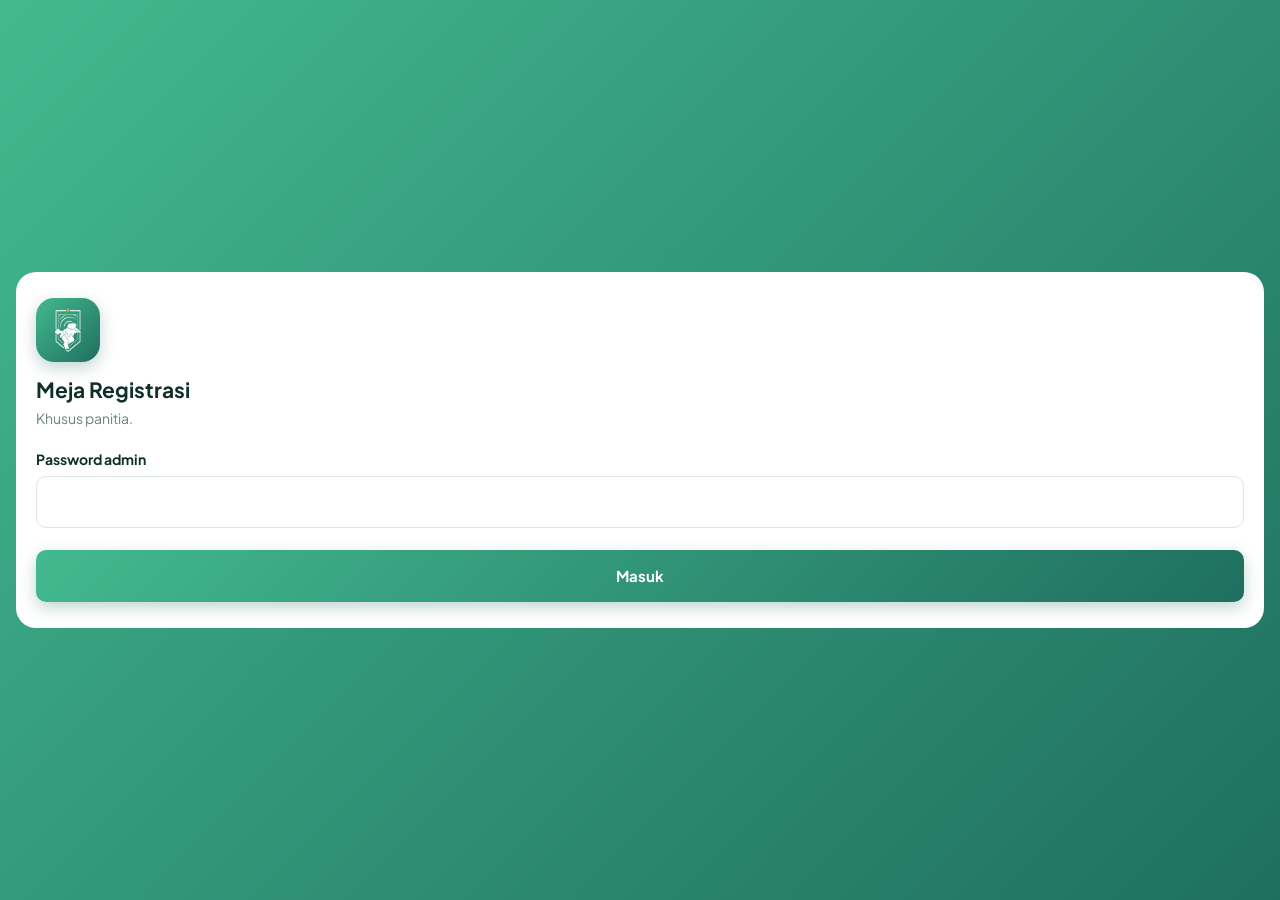
<file: m/admin.html>
<!doctype html>
<html lang="id">
<head>
  <meta charset="utf-8">
  <meta name="viewport" content="width=device-width, initial-scale=1, viewport-fit=cover">
  <title>Meja Registrasi Rakerwil PW IPM Kaltim</title>
  <meta name="theme-color" content="#1f6f5f">
  <meta name="robots" content="noindex">
  <link rel="preconnect" href="https://fonts.googleapis.com">
  <link rel="preconnect" href="https://fonts.gstatic.com" crossorigin>
  <link href="https://fonts.googleapis.com/css2?family=Plus+Jakarta+Sans:wght@400;500;600;700;800&display=swap" rel="stylesheet">
  <link rel="stylesheet" href="../shared/css/base.css">
  <link rel="stylesheet" href="css/mobile.css">
</head>
<body data-ui="m">

<div id="login-view" class="m-login-wrap" hidden>
  <div class="m-login">
    <span class="logo-badge"><img src="../shared/img/logo-pw.png" alt="Logo PW IPM Kalimantan Timur"></span>
    <h1>Meja Registrasi</h1>
    <p class="muted" style="margin-bottom:20px;font-size:14px">Khusus panitia.</p>
    <label class="field">
      <span class="label">Password admin</span>
      <input type="password" id="f-password" class="input" autocomplete="current-password">
    </label>
    <div class="field-err" id="login-err" hidden style="margin:-10px 0 14px"></div>
    <button class="btn btn-primary" id="btn-login" style="width:100%;padding:15px">Masuk</button>
  </div>
</div>

<div id="dash-view" hidden>
  <header class="m-admin-head">
    <div class="row">
      <img class="logo" src="../shared/img/logo-pw.png" alt="Logo PW IPM Kalimantan Timur">
      <div class="m-admin-judul">
        <h1>Meja Registrasi</h1>
        <small id="last-update"></small>
      </div>
      <button class="btn-ikon" id="btn-refresh" aria-label="Muat ulang">
        <svg width="18" height="18" viewBox="0 0 24 24" fill="none" stroke="currentColor" stroke-width="2"><path d="M21 12a9 9 0 1 1-3-6.7L21 8"/><path d="M21 3v5h-5"/></svg>
      </button>
    </div>
    <div class="m-search">
      <input type="search" id="q" class="input" placeholder="Cari nama / pimpinan">
      <select id="filter" class="select">
        <option value="semua">Semua</option>
        <option value="belum-hadir">Belum hadir</option>
        <option value="hadir">Sudah hadir</option>
        <option value="belum-lunas">Belum lunas</option>
        <option value="cek">Bukti perlu dicek</option>
      </select>
    </div>
  </header>

  <div class="m-absen-toggle">
    <div>
      <span class="absen-status" id="absen-status">Absensi</span>
      <p>Buka/tutup scan QR absensi</p>
    </div>
    <label class="switch"><input type="checkbox" id="toggle-absen"><span></span></label>
  </div>

  <div class="m-stats">
    <div class="m-stat"><small>Hadir</small><b id="stat-hadir">0</b></div>
    <div class="m-stat"><small>Pimpinan lunas</small><b id="stat-lunas">0</b></div>
    <div class="m-stat"><small>Bukti perlu dicek</small><b id="stat-cek">0</b></div>
    <div class="m-stat"><small>Pimpinan terdaftar</small><b id="stat-pimpinan">0</b></div>
    <div class="m-stat"><small>Total peserta</small><b id="stat-peserta">0</b></div>
  </div>

  <div class="m-list" id="list"></div>

  <div class="m-admin-bawah ganti-tampilan">
    <a href="#" id="btn-qr">QR absensi</a>
    <a href="#" id="btn-logout">Keluar</a>
    <a href="#" data-ganti-tampilan="d">Tampilan desktop</a>
  </div>
</div>

<script src="../shared/js/lib/qrcode.min.js"></script>
<script src="../shared/js/config.js"></script>
<script src="../shared/js/util.js"></script>
<script src="../shared/js/mock.js"></script>
<script src="../shared/js/api.js"></script>
<script src="../shared/js/admin.js"></script>
</body>
</html>
</file>
<file: shared/css/base.css>
/*
 * Gaya dasar bersama (warna, tombol, input, komponen).
 * Ganti warna utama cukup di bagian :root ini.
 */
:root {
  --g1: #43b98f;            /* hijau terang (awal gradient) */
  --g2: #1f6f5f;            /* hijau gelap (akhir gradient) */
  --grad: linear-gradient(135deg, var(--g1) 0%, var(--g2) 100%);
  --g-soft: #e6f5ef;
  --g-line: #bfe3d4;

  --ink: #10302a;
  --ink-2: #3c5a53;
  --muted: #6c837d;
  --line: #dde8e4;
  --bg: #f2f7f5;
  --card: #ffffff;

  --ok: #1d8a5a;   --ok-bg: #e3f6ec;
  --warn: #9a6a00; --warn-bg: #fff4d6;
  --bad: #b4381f;  --bad-bg: #fde8e3;

  --r: 14px;
  --r-sm: 10px;
  --shadow: 0 1px 2px rgba(16, 48, 42, .06), 0 8px 24px rgba(16, 48, 42, .07);
  --font: 'Plus Jakarta Sans', system-ui, -apple-system, 'Segoe UI', Roboto, sans-serif;
}

* { box-sizing: border-box; }
html { -webkit-text-size-adjust: 100%; }
body {
  margin: 0;
  font-family: var(--font);
  color: var(--ink);
  background: var(--bg);
  line-height: 1.5;
  -webkit-font-smoothing: antialiased;
}
[hidden] { display: none !important; }
h1, h2, h3, p { margin: 0; }
a { color: var(--g2); }
button, input, select { font: inherit; color: inherit; }
.muted { color: var(--muted); }

/* ---------- Logo ----------
 * Logo PW berwarna putih tanpa latar, jadi selalu ditaruh di atas hijau.
 * .logo       = langsung di atas area bergradient
 * .logo-badge = kotak hijau untuk dipakai di atas latar putih */
.logo { display: block; height: 52px; width: auto; flex: 0 0 auto; }
.logo-badge {
  display: inline-grid; place-items: center;
  width: 64px; height: 64px;
  border-radius: 18px;
  background: var(--grad);
  box-shadow: 0 6px 16px rgba(31, 111, 95, .28);
}
.logo-badge img { height: 44px; width: auto; display: block; }

/* Logo di halaman pendaftaran = pintu masuk admin.
 * Sengaja tidak terlihat seperti tombol: kursor biasa, tanpa efek hover,
 * tanpa menu tahan-lama di HP. */
.pintu {
  display: inline-block; flex: 0 0 auto;
  cursor: default;
  -webkit-tap-highlight-color: transparent;
  -webkit-touch-callout: none;
  user-select: none;
  outline: none;
}
.pintu img { pointer-events: none; -webkit-user-drag: none; }

/* ---------- Tombol ---------- */
.btn {
  display: inline-flex; align-items: center; justify-content: center; gap: 8px;
  border: 0; border-radius: var(--r-sm);
  padding: 12px 20px;
  font-weight: 700; font-size: 15px;
  cursor: pointer;
  text-decoration: none;
  transition: transform .08s, box-shadow .2s, background .2s, opacity .2s;
}
.btn:active { transform: scale(.98); }
.btn:disabled { opacity: .55; cursor: not-allowed; }
.btn-primary { background: var(--grad); color: #fff; box-shadow: 0 6px 16px rgba(31, 111, 95, .28); }
.btn-primary:hover:not(:disabled) { box-shadow: 0 8px 22px rgba(31, 111, 95, .38); }
.btn-outline { background: #fff; color: var(--g2); border: 1.5px solid var(--g-line); }
.btn-outline:hover:not(:disabled) { border-color: var(--g1); background: var(--g-soft); }
.btn-ghost { background: transparent; color: var(--ink-2); }
.btn-ghost:hover:not(:disabled) { background: #edf3f1; }
.btn-sm { padding: 7px 12px; font-size: 13px; border-radius: 8px; }

/* ---------- Form ---------- */
.field { display: block; margin-bottom: 22px; }
.label { display: block; font-weight: 700; font-size: 14px; margin-bottom: 6px; }
.hint { display: block; color: var(--muted); font-size: 13px; margin: -2px 0 10px; }
.input, .select {
  width: 100%;
  padding: 12px 14px;
  border: 1.5px solid var(--line);
  border-radius: var(--r-sm);
  background: #fff;
  font-size: 15px;
  outline: none;
  transition: border-color .15s, box-shadow .15s;
}
.input:focus, .select:focus { border-color: var(--g1); box-shadow: 0 0 0 4px rgba(67, 185, 143, .15); }
.select {
  appearance: none;
  background-image: url("data:image/svg+xml,%3Csvg xmlns='http://www.w3.org/2000/svg' width='12' height='8' fill='none'%3E%3Cpath d='M1 1.5l5 5 5-5' stroke='%231f6f5f' stroke-width='2' stroke-linecap='round'/%3E%3C/svg%3E");
  background-repeat: no-repeat;
  background-position: right 14px center;
  padding-right: 38px;
}
.field-err {
  color: var(--bad);
  font-size: 13px;
  font-weight: 600;
  margin-top: 6px;
}

/* Daftar nama */
.nama-head { display: flex; justify-content: space-between; align-items: baseline; }
.nama-count { font-size: 13px; color: var(--muted); font-weight: 600; }
.nama-row { display: flex; align-items: center; gap: 8px; margin-bottom: 8px; }
.nama-no {
  flex: 0 0 28px; height: 28px;
  display: grid; place-items: center;
  border-radius: 50%;
  background: var(--g-soft); color: var(--g2);
  font-size: 13px; font-weight: 700;
}
.nama-row .input { flex: 1; }
.btn-hapus {
  flex: 0 0 40px; height: 44px;
  border: 0; border-radius: var(--r-sm);
  background: transparent; color: var(--muted);
  display: grid; place-items: center;
  padding: 0; cursor: pointer;
}
.btn-hapus:hover:not(:disabled) { background: var(--bad-bg); color: var(--bad); }
.btn-hapus:disabled { opacity: .25; cursor: default; }
.btn-tambah {
  width: 100%;
  border: 1.5px dashed var(--g-line);
  background: transparent;
  color: var(--g2);
  border-radius: var(--r-sm);
  padding: 11px;
  font-weight: 700;
  cursor: pointer;
  display: flex; align-items: center; justify-content: center; gap: 8px;
  line-height: 1;
}
.btn-tambah:hover { background: var(--g-soft); border-color: var(--g1); }

/* Upload file */
.file-drop {
  position: relative;
  display: flex; align-items: center; gap: 14px;
  padding: 16px;
  border: 1.5px dashed var(--g-line);
  border-radius: var(--r-sm);
  background: #fafdfc;
  cursor: pointer;
  transition: background .15s, border-color .15s;
}
.file-drop:hover { background: var(--g-soft); border-color: var(--g1); }
.file-drop input { position: absolute; inset: 0; opacity: 0; cursor: pointer; }
.file-drop .ikon {
  flex: 0 0 42px; height: 42px;
  display: grid; place-items: center;
  border-radius: 10px;
  background: var(--g-soft); color: var(--g2);
}
.file-drop .teks b { display: block; font-size: 14px; word-break: break-all; }
.file-drop .teks small { color: var(--muted); font-size: 12px; }
.file-drop.terisi { border-style: solid; border-color: var(--g1); background: var(--g-soft); }
.file-drop.terisi .ikon { background: var(--grad); color: #fff; }

/* Rincian biaya */
.rincian { border: 1px solid var(--line); border-radius: var(--r); overflow: hidden; background: #fff; }
.rincian-row {
  display: grid; grid-template-columns: 1fr auto auto; gap: 16px; align-items: center;
  padding: 14px 16px; border-bottom: 1px solid var(--line);
}
.rincian-row small { display: block; color: var(--muted); font-size: 12px; }
.rincian-hitung { color: var(--ink-2); font-size: 14px; }
.rincian-jumlah { font-weight: 700; text-align: right; min-width: 100px; }
.rincian-total {
  display: flex; justify-content: space-between; align-items: center;
  padding: 16px; background: var(--g-soft);
  font-weight: 700;
}
.rincian-total .angka { font-size: 22px; color: var(--g2); font-weight: 800; }

/* Pilihan metode bayar */
.metode-grid { display: grid; gap: 10px; }
.metode-opsi {
  position: relative;
  display: flex; gap: 12px; align-items: flex-start;
  padding: 14px 16px;
  border: 1.5px solid var(--line);
  border-radius: var(--r);
  background: #fff;
  cursor: pointer;
  transition: border-color .15s, background .15s;
}
.metode-opsi input { position: absolute; opacity: 0; }
.metode-opsi .radio-dot { margin-top: 2px; }
.metode-opsi b { display: block; font-size: 15px; }
.metode-opsi small { color: var(--muted); font-size: 13px; }
.metode-opsi.dipilih { border-color: var(--g1); background: var(--g-soft); }

.radio-dot {
  flex: 0 0 20px; width: 20px; height: 20px;
  border-radius: 50%;
  border: 2px solid #b7cbc4;
  background: #fff;
  transition: all .15s;
}
.dipilih .radio-dot { border: 6px solid var(--g2); }

/* Panel rekening */
.panel { margin-top: 14px; padding: 16px; border-radius: var(--r); background: #fff; border: 1px solid var(--line); }
.rekening {
  display: flex; align-items: center; justify-content: space-between; gap: 12px;
  padding: 14px 16px; margin-bottom: 14px;
  border-radius: var(--r-sm);
  background: var(--grad); color: #fff;
}
.rekening small { display: block; opacity: .85; font-size: 12px; }
.rekening .no { font-size: 20px; font-weight: 800; letter-spacing: 1px; }
.rekening .btn { background: rgba(255,255,255,.2); color: #fff; border: 1px solid rgba(255,255,255,.4); }

.cek {
  display: flex; gap: 10px; align-items: flex-start;
  font-size: 14px; color: var(--ink-2);
  cursor: pointer;
}
.cek input { width: 18px; height: 18px; margin: 2px 0 0; accent-color: var(--g2); flex: 0 0 auto; }

/* Ringkasan */
.ringkas { padding: 14px 16px; border-radius: var(--r); background: #f7faf9; border: 1px solid var(--line); }
.ringkas ol { margin: 6px 0 0; padding-left: 20px; }
.ringkas li { font-size: 14px; }

/* ---------- Badge & info ---------- */
.badge {
  display: inline-block;
  padding: 3px 10px;
  border-radius: 999px;
  font-size: 12px; font-weight: 700;
  white-space: nowrap;
}
.badge.ok { background: var(--ok-bg); color: var(--ok); }
.badge.warn { background: var(--warn-bg); color: var(--warn); }
.badge.bad { background: var(--bad-bg); color: var(--bad); }

.info { padding: 12px 14px; border-radius: var(--r-sm); font-size: 14px; }
.info.ok { background: var(--ok-bg); color: #145c3d; }
.info.warn { background: var(--warn-bg); color: #6b4a00; }
.info.bad { background: var(--bad-bg); color: #8a2a17; }
.info b { display: block; }

/* ---------- Status layar ---------- */
.spinner {
  width: 36px; height: 36px; margin: 0 auto 14px;
  border: 3px solid var(--g-soft); border-top-color: var(--g1);
  border-radius: 50%;
  animation: putar .8s linear infinite;
}
@keyframes putar { to { transform: rotate(360deg); } }
.berputar svg { animation: putar .8s linear infinite; }
.layar-tengah { text-align: center; padding: 48px 16px; }
.layar-tengah .ikon-besar {
  width: 72px; height: 72px; margin: 0 auto 16px;
  display: grid; place-items: center;
  border-radius: 50%;
}
.ikon-besar.ok { background: var(--ok-bg); color: var(--ok); }
.ikon-besar.tutup { background: #eef2f1; color: var(--muted); }
.ikon-besar.bad { background: var(--bad-bg); color: var(--bad); }

/* ---------- Absen: pilihan nama ---------- */
.peserta-list { display: grid; gap: 8px; }
.peserta-opsi {
  position: relative;
  display: flex; align-items: center; gap: 12px;
  padding: 14px 16px;
  border: 1.5px solid var(--line);
  border-radius: var(--r-sm);
  background: #fff;
  cursor: pointer;
}
.peserta-opsi input { position: absolute; opacity: 0; }
.peserta-nama { flex: 1; font-weight: 600; }
.peserta-opsi.dipilih { border-color: var(--g1); background: var(--g-soft); }
.peserta-opsi.hadir { cursor: default; opacity: .6; }

/* ---------- Admin ---------- */
.switch { position: relative; display: inline-block; width: 52px; height: 30px; flex: 0 0 auto; }
.switch input { opacity: 0; width: 0; height: 0; }
.switch span {
  position: absolute; inset: 0;
  background: #c9d6d2; border-radius: 999px;
  transition: background .2s; cursor: pointer;
}
.switch span::before {
  content: ''; position: absolute; left: 4px; top: 4px;
  width: 22px; height: 22px; border-radius: 50%;
  background: #fff; box-shadow: 0 1px 3px rgba(0,0,0,.2);
  transition: transform .2s;
}
.switch input:checked + span { background: var(--g2); }
.switch input:checked + span::before { transform: translateX(22px); }
.absen-status { font-weight: 800; font-size: 14px; }
.absen-status.buka { color: var(--ok); }
.absen-status.tutup { color: var(--bad); }

.kartu { background: #fff; border: 1px solid var(--line); border-radius: var(--r); overflow: hidden; }
.kartu-head { display: flex; justify-content: space-between; gap: 12px; padding: 14px 16px 10px; }
.kartu-head h3 { font-size: 16px; line-height: 1.3; }
.kartu-id { font-size: 12px; color: var(--muted); font-weight: 600; }
.kartu-hadir {
  flex: 0 0 auto; align-self: flex-start;
  font-size: 12px; font-weight: 700;
  padding: 4px 10px; border-radius: 999px;
  background: var(--g-soft); color: var(--g2);
}
.kartu-bayar {
  display: flex; flex-wrap: wrap; justify-content: space-between; align-items: center; gap: 10px;
  padding: 10px 16px; background: #f7faf9;
  border-top: 1px solid var(--line); border-bottom: 1px solid var(--line);
}
.bayar-info { display: flex; flex-wrap: wrap; align-items: center; gap: 4px 10px; }
.bayar-info .muted { font-size: 12px; width: 100%; }
.bayar-total { font-weight: 800; }
.bayar-aksi { display: flex; flex-wrap: wrap; align-items: center; gap: 10px; }
.link { font-size: 13px; font-weight: 600; }
.peserta { list-style: none; margin: 0; padding: 4px 0; }
.peserta li { display: flex; align-items: center; gap: 10px; padding: 8px 16px; }
.peserta li + li { border-top: 1px dashed var(--line); }
.peserta .dot { flex: 0 0 10px; height: 10px; border-radius: 50%; background: #d3dfdb; }
.peserta li.hadir .dot { background: var(--ok); }
.p-nama { flex: 1; font-weight: 600; font-size: 14px; }
.p-ket { font-size: 12px; color: var(--muted); }
.kosong { text-align: center; padding: 40px 16px; color: var(--muted); }

/* ---------- Pop-up konfirmasi ---------- */
.modal-latar {
  position: fixed; inset: 0; z-index: 200;
  display: flex; align-items: center; justify-content: center;
  padding: 20px;
  background: rgba(10, 32, 28, .55);
  backdrop-filter: blur(3px);
  opacity: 0; transition: opacity .2s;
}
.modal-latar.tampil { opacity: 1; }
.modal {
  width: 100%; max-width: 420px;
  background: #fff;
  border-radius: 20px;
  padding: 26px 24px 20px;
  box-shadow: 0 24px 60px rgba(0, 0, 0, .25);
  transform: translateY(12px) scale(.97);
  transition: transform .22s ease;
}
.modal-latar.tampil .modal { transform: none; }
.modal-ikon {
  width: 52px; height: 52px; margin-bottom: 14px;
  display: grid; place-items: center;
  border-radius: 50%;
  background: var(--g-soft); color: var(--g2);
}
.modal-ikon.bahaya { background: var(--bad-bg); color: var(--bad); }
.modal h3 { font-size: 19px; font-weight: 800; margin-bottom: 6px; }
.modal-pesan { color: var(--ink-2); font-size: 15px; }
.modal-isi { margin-top: 16px; }
.modal-aksi { display: flex; justify-content: flex-end; gap: 10px; margin-top: 22px; }
.btn-bahaya { background: var(--bad); color: #fff; }
.btn-bahaya:hover:not(:disabled) { background: #9a2e18; }

/* QR di dalam pop-up */
.qr-kotak {
  display: grid; place-items: center;
  padding: 16px; border-radius: 16px;
  border: 2px solid var(--g-line);
}
.qr-kotak img, .qr-kotak canvas { display: block; max-width: 100%; height: auto; }
.qr-url { margin-top: 10px; font-size: 12px; color: var(--muted); word-break: break-all; text-align: center; }

/* ---------- Toast & banner ---------- */
.toast {
  position: fixed; left: 50%; bottom: 24px; z-index: 100;
  transform: translate(-50%, 20px);
  max-width: calc(100% - 32px);
  padding: 12px 18px; border-radius: 12px;
  background: var(--ink); color: #fff;
  font-size: 14px; font-weight: 600;
  opacity: 0; pointer-events: none;
  transition: all .25s;
}
.toast.show { opacity: 1; transform: translate(-50%, 0); }
.toast.ok { background: var(--ok); }
.toast.bad { background: var(--bad); }

.demo-banner {
  background: #fff4d6; color: #6b4a00;
  text-align: center; font-size: 12px; font-weight: 600;
  padding: 6px 12px;
}

.ganti-tampilan { font-size: 12px; color: var(--muted); }
.ganti-tampilan a { color: inherit; }
</file>
<file: d/css/desktop.css>
/* Tampilan DESKTOP */

/* ---------- Kerangka 2 kolom (form daftar & absen) ---------- */
.d-shell {
  display: grid;
  grid-template-columns: minmax(340px, 420px) 1fr;
  min-height: 100vh;
}
.d-hero {
  position: sticky; top: 0;
  height: 100vh;
  display: flex; flex-direction: column; justify-content: space-between;
  padding: 40px 40px 32px;
  background: var(--grad);
  color: #fff;
  overflow: hidden;
}
.d-hero::after {
  content: '';
  position: absolute; right: -120px; bottom: -120px;
  width: 360px; height: 360px;
  border-radius: 50%;
  border: 60px solid rgba(255, 255, 255, .06);
  pointer-events: none;
}
.d-hero-top { display: flex; align-items: center; gap: 14px; }
.d-hero .logo { height: 60px; }
.d-hero-org { font-weight: 700; font-size: 14px; opacity: .95; }
.d-eyebrow {
  font-size: 12px; font-weight: 700; letter-spacing: 1.5px; text-transform: uppercase;
  opacity: .8; margin-bottom: 10px;
}
.d-hero h1 { font-size: 38px; line-height: 1.12; font-weight: 800; letter-spacing: -.5px; }
.d-hero-sub { margin-top: 12px; font-size: 15px; opacity: .88; max-width: 320px; }
.d-hero-foot { font-size: 13px; opacity: .75; position: relative; z-index: 1; }

.d-steps { list-style: none; margin: 40px 0 0; padding: 0; }
.d-steps li {
  position: relative;
  display: flex; gap: 14px; align-items: flex-start;
  padding-bottom: 26px;
  opacity: .6;
  transition: opacity .2s;
}
.d-steps li:not(:last-child)::before {
  content: ''; position: absolute; left: 15px; top: 34px; bottom: 4px;
  width: 2px; background: rgba(255,255,255,.3);
}
.d-steps .n {
  flex: 0 0 32px; height: 32px;
  display: grid; place-items: center;
  border-radius: 50%;
  border: 2px solid rgba(255,255,255,.6);
  font-weight: 800; font-size: 14px;
}
.d-steps b { display: block; font-size: 15px; }
.d-steps small { font-size: 13px; opacity: .85; }
.d-steps li.active, .d-steps li.done { opacity: 1; }
.d-steps li.active .n { background: #fff; color: var(--g2); border-color: #fff; }
.d-steps li.done .n { background: rgba(255,255,255,.25); border-color: transparent; font-size: 0; }
.d-steps li.done .n::after { content: '\2713'; font-size: 15px; }

.d-main { padding: 48px 56px; display: flex; flex-direction: column; align-items: center; }
.d-card {
  width: 100%; max-width: 760px;
  background: var(--card);
  border-radius: 20px;
  box-shadow: var(--shadow);
  padding: 36px 40px;
}
.d-sec-head { margin-bottom: 26px; padding-bottom: 18px; border-bottom: 1px solid var(--line); }
.d-sec-head h2 { font-size: 24px; font-weight: 800; margin-bottom: 4px; }

.d-two { display: grid; gap: 14px; }
.d-two .ringkas { order: -1; }
.d-two .ringkas ol { columns: 2; column-gap: 28px; }
.d-metode { grid-template-columns: 1fr 1fr; }

.d-actions {
  display: flex; justify-content: space-between; align-items: center; gap: 12px;
  margin-top: 28px; padding-top: 22px;
  border-top: 1px solid var(--line);
}
.d-actions .btn-primary { padding: 13px 26px; }
.d-foot { margin-top: 18px; }

.d-hasil {
  border: 1px solid var(--line);
  border-radius: var(--r);
  padding: 20px 24px;
}
.d-hasil-id {
  display: flex; justify-content: space-between; align-items: center;
  padding: 14px 18px; margin-bottom: 16px;
  border-radius: var(--r-sm);
  background: var(--grad); color: #fff;
}
.d-hasil-id b { font-size: 24px; letter-spacing: 1px; }
.d-hasil dl { display: grid; grid-template-columns: 140px 1fr; gap: 10px 16px; margin: 0 0 16px; }
.d-hasil dt { color: var(--muted); font-size: 14px; }
.d-hasil dd { margin: 0; font-weight: 600; }
.d-hasil ol { margin: 0; padding-left: 18px; }

/* ---------- Absen ---------- */
.d-absen-card { max-width: 560px; }
/* Absen desktop: kartu di tengah layar, tidak menempel ke panel hijau */
.d-absen .d-main { justify-content: center; }
.d-absen-card .layar-tengah h2 { font-size: 24px; margin-bottom: 6px; }

/* ---------- Admin ---------- */
.d-admin { display: grid; grid-template-columns: 280px 1fr; min-height: 100vh; }
.d-side {
  position: sticky; top: 0; height: 100vh;
  display: flex; flex-direction: column; gap: 22px;
  padding: 28px 22px;
  background: var(--grad); color: #fff;
  overflow-y: auto;
}
.d-side .logo { height: 56px; }
.d-side h1 { font-size: 20px; line-height: 1.25; }
.d-side small { opacity: .8; font-size: 13px; }
.d-stats { display: grid; gap: 10px; }
.d-stat { padding: 12px 14px; border-radius: 12px; background: rgba(255,255,255,.13); }
.d-stat small { display: block; font-size: 12px; opacity: .85; }
.d-stat b { font-size: 22px; font-weight: 800; }
.d-absen-box {
  padding: 14px; border-radius: 12px;
  background: #fff; color: var(--ink);
}
.d-absen-box .row { display: flex; justify-content: space-between; align-items: center; gap: 10px; }
.d-absen-box p { font-size: 12px; color: var(--muted); margin-top: 6px; }
.d-side .btn-side { background: rgba(255,255,255,.15); color: #fff; width: 100%; justify-content: flex-start; }
.d-side .btn-side:hover { background: rgba(255,255,255,.25); }
.d-side .bawah { margin-top: auto; display: grid; gap: 8px; }

.d-content { padding: 28px 36px; }
.d-toolbar {
  position: sticky; top: 0; z-index: 5;
  display: flex; gap: 10px; align-items: center;
  padding: 12px 0 16px;
  background: var(--bg);
}
.d-toolbar .input { flex: 1; }
.d-toolbar .select { width: 220px; }
.d-toolbar .btn-outline { padding: 11px 14px; }
.d-list { display: grid; grid-template-columns: repeat(auto-fill, minmax(420px, 1fr)); gap: 16px; align-items: start; }
.d-update { font-size: 12px; color: var(--muted); margin-bottom: 4px; }

.d-login-wrap { min-height: 100vh; display: grid; place-items: center; background: var(--grad); padding: 24px; }
.d-login {
  width: 100%; max-width: 400px;
  background: #fff; border-radius: 20px;
  padding: 36px; box-shadow: 0 20px 60px rgba(0,0,0,.2);
}
.d-login h1 { font-size: 22px; margin: 14px 0 4px; }
.d-login h1 { margin-top: 18px; }
</file>
<file: m/css/mobile.css>
/* Tampilan MOBILE */

body { background: var(--bg); min-height: 100vh; }
body.m-punya-aksi { padding-bottom: calc(84px + env(safe-area-inset-bottom)); }

/* Input minimal 16px supaya iOS tidak auto-zoom */
.input, .select { font-size: 16px; padding: 13px 14px; }
.select { padding-right: 40px; text-overflow: ellipsis; }

/* ---------- Header ---------- */
.m-head {
  position: sticky; top: 0; z-index: 10;
  padding: 14px 16px 12px;
  padding-top: calc(14px + env(safe-area-inset-top));
  background: var(--grad);
  color: #fff;
  box-shadow: 0 4px 16px rgba(31, 111, 95, .25);
}
.m-head-top { display: flex; align-items: center; gap: 12px; }
.m-head .logo { height: 42px; }
.m-head h1 { font-size: 17px; font-weight: 800; line-height: 1.2; }
.m-head p { font-size: 12px; opacity: .85; }
.m-progress { height: 5px; margin-top: 14px; border-radius: 99px; background: rgba(255,255,255,.25); overflow: hidden; }
.m-progress-bar { height: 100%; width: 0; background: #fff; border-radius: 99px; transition: width .35s ease; }
.m-step-label { margin-top: 7px; font-size: 12px; font-weight: 600; opacity: .9; }

/* ---------- Isi ---------- */
.m-body { padding: 16px; max-width: 560px; margin: 0 auto; }
.m-intro { padding: 4px 2px 14px; }
.m-intro h2 { font-size: 21px; font-weight: 800; }
.m-intro p { font-size: 14px; color: var(--muted); margin-top: 2px; }

.m-card {
  background: var(--card);
  border-radius: 16px;
  padding: 16px;
  margin-bottom: 12px;
  border: 1px solid var(--line);
}
.m-card .field { margin-bottom: 0; }
.m-card-flush { padding: 0; overflow: hidden; }

.nama-row .input { padding: 12px; }
.btn-hapus { flex-basis: 36px; }

/* Rincian versi HP: ditumpuk */
.rincian-row { grid-template-columns: 1fr auto; gap: 2px 12px; }
.rincian-row > div:first-child { grid-column: 1; }
.rincian-hitung { grid-column: 1; grid-row: 2; font-size: 13px; color: var(--muted); }
.rincian-jumlah { grid-column: 2; grid-row: 1 / 3; min-width: 0; }

.m-total-card {
  padding: 18px; margin-bottom: 12px;
  border-radius: 16px;
  background: var(--grad); color: #fff;
  box-shadow: 0 8px 20px rgba(31, 111, 95, .25);
}
.m-total-card small { display: block; font-size: 12px; opacity: .85; }
.m-total-card b { display: block; font-size: 30px; font-weight: 800; letter-spacing: -.5px; margin: 2px 0 6px; }
.m-total-card span { font-size: 13px; opacity: .9; }

.m-ringkas { padding: 12px 16px; font-size: 14px; }
.m-ringkas summary { cursor: pointer; color: var(--g2); font-weight: 700; }
.m-ringkas ol { margin: 8px 0 0; padding-left: 20px; }

.m-panel { margin-top: 14px; }
.rekening .no { font-size: 18px; }

/* Tiket hasil */
.m-tiket { background: #fff; border-radius: 18px; overflow: hidden; border: 1px solid var(--line); }
.m-tiket-atas {
  padding: 16px 18px;
  background: var(--grad); color: #fff;
  position: relative;
}
.m-tiket-atas small { display: block; font-size: 12px; opacity: .85; }
.m-tiket-atas b { font-size: 26px; letter-spacing: 1.5px; }
.m-tiket-isi { padding: 16px 18px; display: grid; gap: 12px; }
.m-tiket-isi small { display: block; font-size: 12px; color: var(--muted); }
.m-tiket-isi p { font-weight: 700; }
.m-tiket-isi ol { margin: 2px 0 0; padding-left: 18px; font-weight: 600; font-size: 14px; }
.m-tiket-2 { display: grid; grid-template-columns: 1fr 1fr; gap: 12px; }

/* Pop-up versi HP: muncul dari bawah */
.modal-latar { align-items: flex-end; padding: 0; }
.modal {
  max-width: none;
  border-radius: 24px 24px 0 0;
  padding: 26px 20px calc(20px + env(safe-area-inset-bottom));
  transform: translateY(100%);
}
.modal::before {
  content: ''; display: block;
  width: 40px; height: 4px; margin: -12px auto 18px;
  border-radius: 99px; background: #d6e2de;
}
.modal-aksi { flex-direction: column-reverse; }
.modal-aksi .btn { width: 100%; padding: 15px; font-size: 16px; }

/* ---------- Bar aksi bawah ---------- */
.m-actions {
  position: fixed; left: 0; right: 0; bottom: 0; z-index: 10;
  display: flex; gap: 10px;
  padding: 12px 16px;
  padding-bottom: calc(12px + env(safe-area-inset-bottom));
  background: rgba(255, 255, 255, .96);
  backdrop-filter: blur(8px);
  border-top: 1px solid var(--line);
}
.m-actions .btn { flex: 1; padding: 15px; font-size: 16px; }
.m-actions #btn-kembali { flex: 0 0 34%; }

.m-foot { text-align: center; margin-top: 18px; }

/* ---------- Absen ---------- */
.m-absen-hero {
  display: flex; align-items: center; gap: 16px;
  padding: 26px 20px 30px;
  padding-top: calc(26px + env(safe-area-inset-top));
  background: var(--grad); color: #fff;
  border-radius: 0 0 28px 28px;
  box-shadow: 0 8px 24px rgba(31, 111, 95, .22);
}
.m-absen-hero .logo { height: 64px; }
.m-absen-hero small { font-size: 11px; font-weight: 700; letter-spacing: 1.4px; text-transform: uppercase; opacity: .8; }
.m-absen-hero h1 { font-size: 22px; font-weight: 800; line-height: 1.2; margin-top: 2px; }
.m-absen-hero p { font-size: 13px; opacity: .85; margin-top: 4px; }
/* jarak yang jelas antara hero dan kartu putih di bawahnya */
.m-absen-body { padding: 24px 16px 16px; max-width: 560px; margin: 0 auto; }
.m-absen-body .layar-tengah { background: #fff; border-radius: 18px; border: 1px solid var(--line); padding: 36px 20px; }
.m-absen-body .layar-tengah h2 { font-size: 20px; margin-bottom: 4px; }
.peserta-opsi { padding: 15px 14px; }

/* ---------- Admin ---------- */
.m-admin-head {
  position: sticky; top: 0; z-index: 10;
  padding: 12px 16px;
  padding-top: calc(12px + env(safe-area-inset-top));
  background: var(--grad); color: #fff;
}
.m-admin-head .row { display: flex; align-items: center; gap: 12px; }
.m-admin-head .logo { height: 40px; }
.m-admin-judul { flex: 1; min-width: 0; }
.m-admin-head h1 { font-size: 17px; }
.m-admin-head small { font-size: 12px; opacity: .85; }
.m-admin-head .btn-ikon {
  width: 40px; height: 40px; display: grid; place-items: center;
  border: 0; border-radius: 10px;
  background: rgba(255,255,255,.18); color: #fff; cursor: pointer;
}
.m-search { display: flex; gap: 8px; margin-top: 12px; }
.m-search .input { flex: 1; border: 0; color: var(--ink); }
.m-search .select { width: 44%; border: 0; font-size: 14px; padding-right: 30px; color: var(--ink); }

.m-stats {
  display: flex; gap: 10px;
  overflow-x: auto; scroll-snap-type: x mandatory;
  padding: 14px 16px 4px;
  -webkit-overflow-scrolling: touch;
}
.m-stats::-webkit-scrollbar { display: none; }
.m-stat {
  flex: 0 0 auto; min-width: 128px;
  scroll-snap-align: start;
  padding: 12px 14px;
  background: #fff; border: 1px solid var(--line); border-radius: 14px;
}
.m-stat small { display: block; font-size: 11px; color: var(--muted); font-weight: 600; }
.m-stat b { font-size: 20px; color: var(--g2); }

.m-absen-toggle {
  display: flex; justify-content: space-between; align-items: center; gap: 12px;
  margin: 10px 16px 0; padding: 14px 16px;
  background: #fff; border: 1px solid var(--line); border-radius: 14px;
}
.m-absen-toggle p { font-size: 12px; color: var(--muted); }

.m-list { display: grid; gap: 12px; padding: 12px 16px 24px; }
.m-list .kartu-bayar { flex-direction: column; align-items: stretch; }
.m-list .bayar-aksi { justify-content: space-between; }
.m-list .bayar-aksi .btn { margin-left: auto; }
.m-list .peserta li { flex-wrap: wrap; padding: 10px 16px; }
.m-list .p-nama { flex: 1 1 60%; }
.m-list .p-ket { order: 3; width: 100%; padding-left: 20px; margin-top: -4px; }
.m-list .peserta .btn { padding: 8px 12px; }
.m-update { font-size: 12px; color: var(--muted); padding: 8px 16px 0; }
.m-admin-bawah { display: flex; justify-content: center; gap: 16px; padding: 0 16px 28px; }

.m-login-wrap { min-height: 100vh; padding: 24px 16px; background: var(--grad); display: flex; flex-direction: column; justify-content: center; }
.m-login { background: #fff; border-radius: 20px; padding: 26px 20px; }
.m-login h1 { margin-top: 16px; }
.m-login h1 { font-size: 21px; margin: 12px 0 2px; }
</file>
